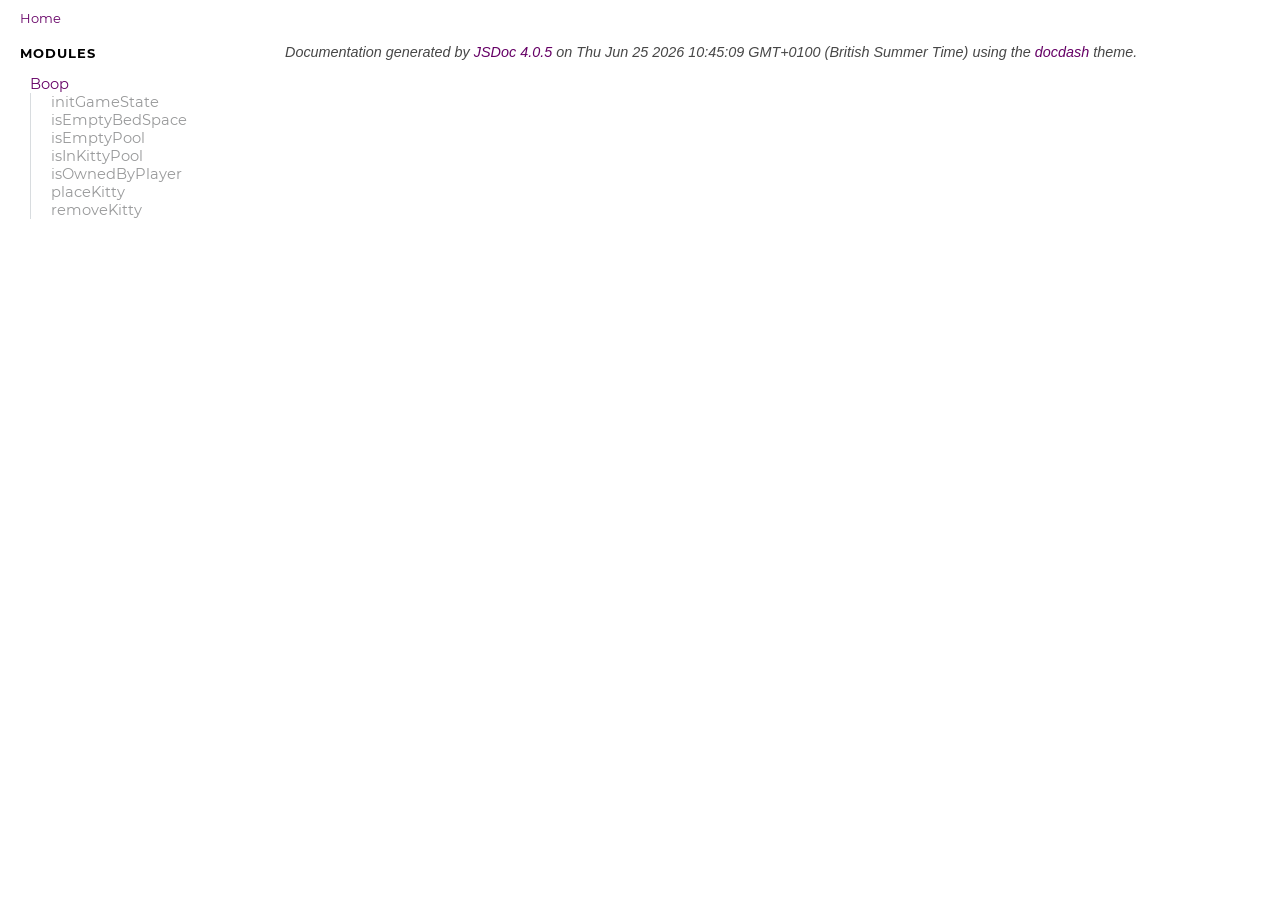
<file: docs/index.html>
<!DOCTYPE html>
<html lang="en">
<head>
    
    <meta charset="utf-8">
    <title>Home - Documentation</title>
    
    
    <script src="scripts/prettify/prettify.js"></script>
    <script src="scripts/prettify/lang-css.js"></script>
    <!--[if lt IE 9]>
      <script src="//html5shiv.googlecode.com/svn/trunk/html5.js"></script>
    <![endif]-->
    <link type="text/css" rel="stylesheet" href="styles/prettify.css">
    <link type="text/css" rel="stylesheet" href="styles/jsdoc.css">
    <script src="scripts/nav.js" defer></script>
    
    <meta name="viewport" content="width=device-width, initial-scale=1.0">
</head>
<body>

<input type="checkbox" id="nav-trigger" class="nav-trigger" />
<label for="nav-trigger" class="navicon-button x">
  <div class="navicon"></div>
</label>

<label for="nav-trigger" class="overlay"></label>

<nav >
    
    
    <h2><a href="index.html">Home</a></h2><h3>Modules</h3><ul><li><a href="module-Boop.html">Boop</a><ul class='methods'><li data-type='method'><a href="module-Boop.html#.initGameState">initGameState</a></li><li data-type='method'><a href="module-Boop.html#.isEmptyBedSpace">isEmptyBedSpace</a></li><li data-type='method'><a href="module-Boop.html#.isEmptyPool">isEmptyPool</a></li><li data-type='method'><a href="module-Boop.html#.isInKittyPool">isInKittyPool</a></li><li data-type='method'><a href="module-Boop.html#.isOwnedByPlayer">isOwnedByPlayer</a></li><li data-type='method'><a href="module-Boop.html#.placeKitty">placeKitty</a></li><li data-type='method'><a href="module-Boop.html#.removeKitty">removeKitty</a></li></ul></li><li></li></ul>
    
</nav>

<div id="main">
    

    



    


    <section class="package">
        <h3> </h3>		
    </section>









    








    
    
</div>

<br class="clear">

<footer>
    Documentation generated by <a href="https://github.com/jsdoc3/jsdoc">JSDoc 4.0.5</a> on Thu Jun 25 2026 10:45:09 GMT+0100 (British Summer Time) using the <a href="https://github.com/clenemt/docdash">docdash</a> theme.
</footer>

<script>prettyPrint();</script>
<script src="scripts/polyfill.js"></script>
<script src="scripts/linenumber.js"></script>



    <link type="text/css" rel="stylesheet" href="custom.css">
    
</body>
</html>
</file>
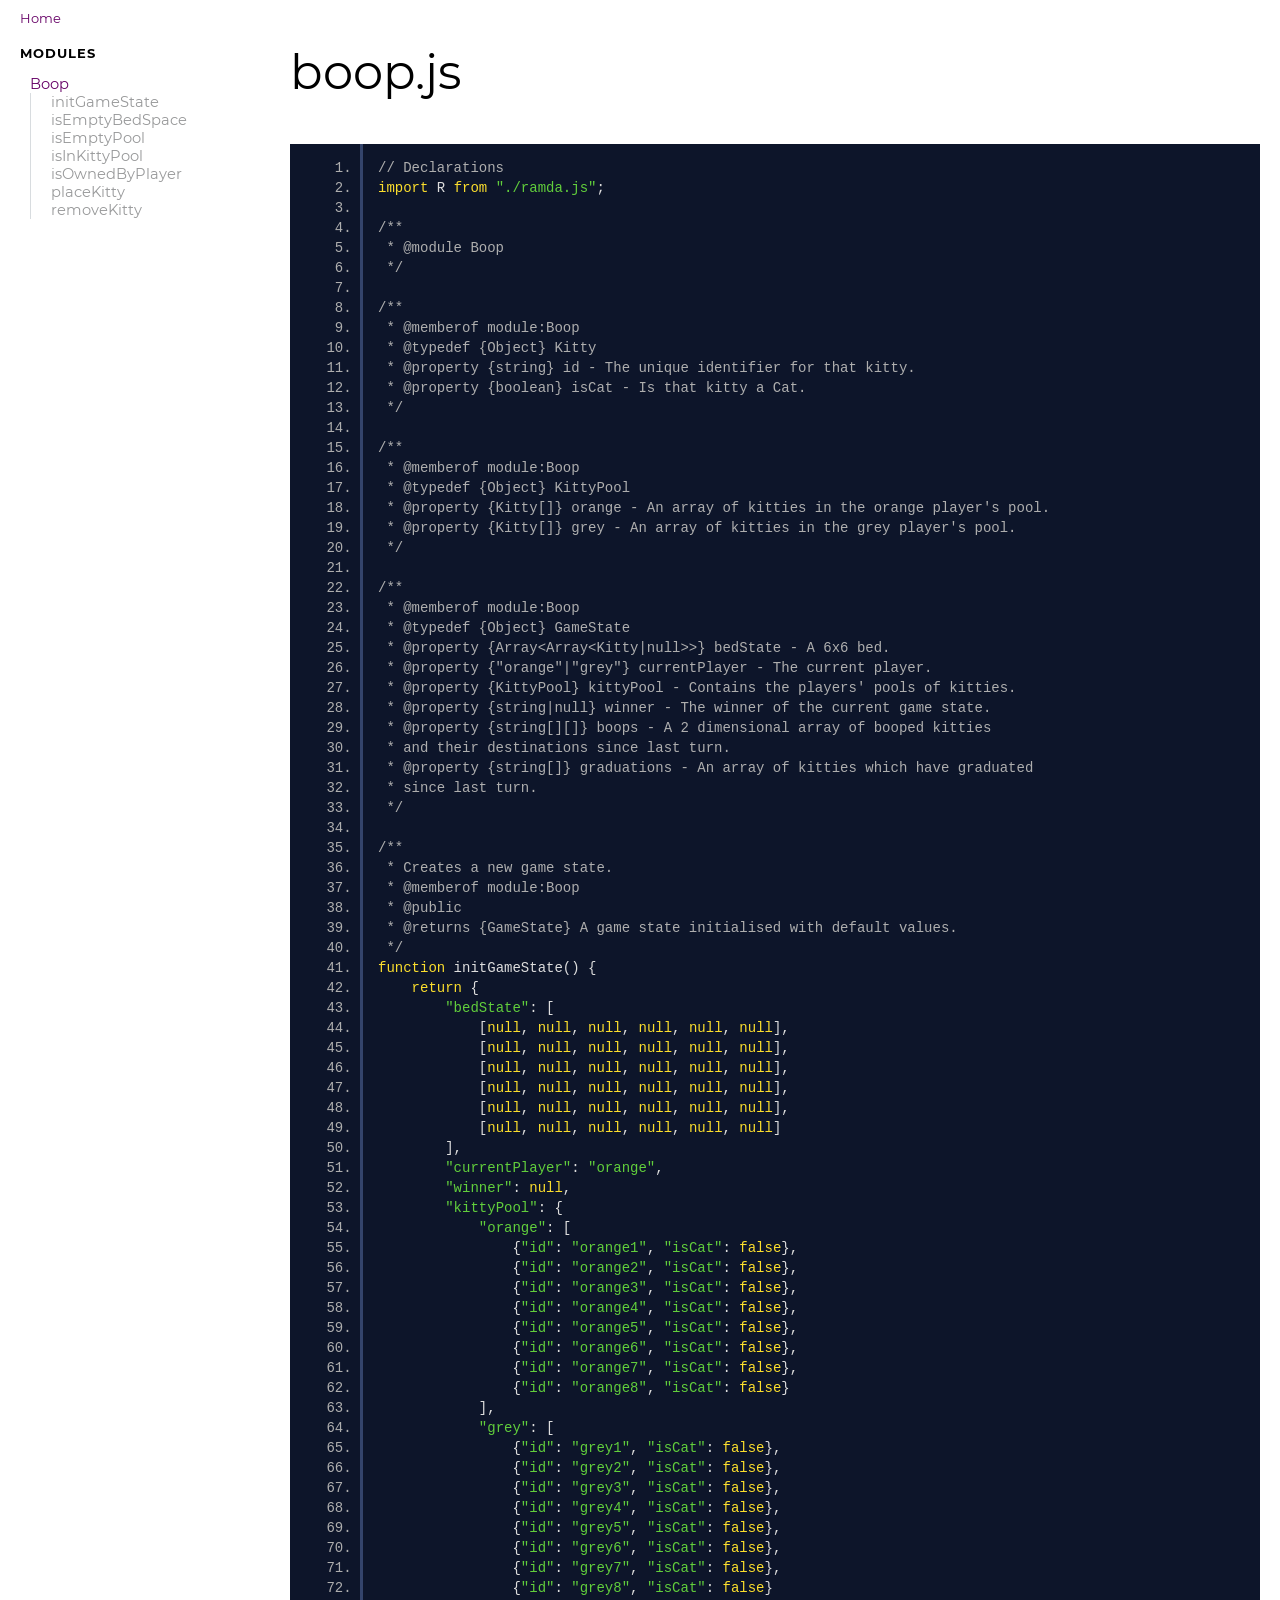
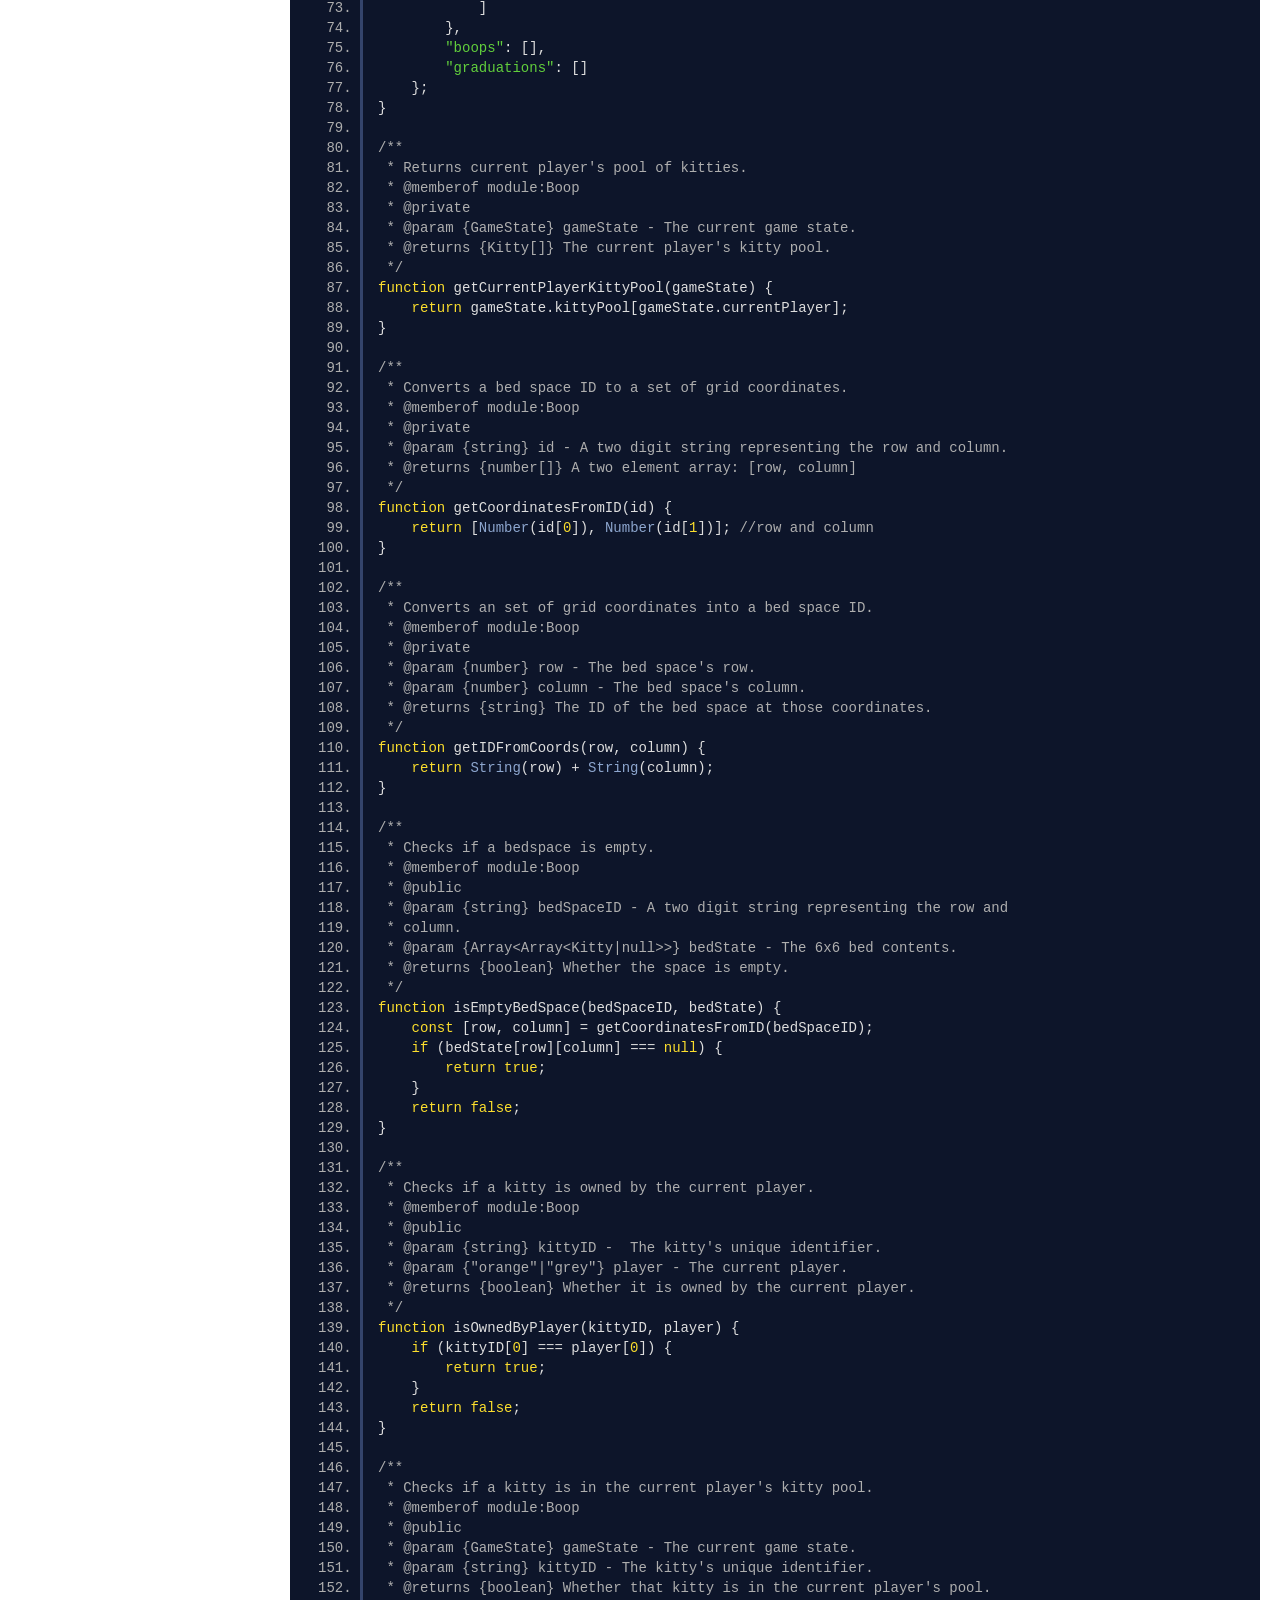
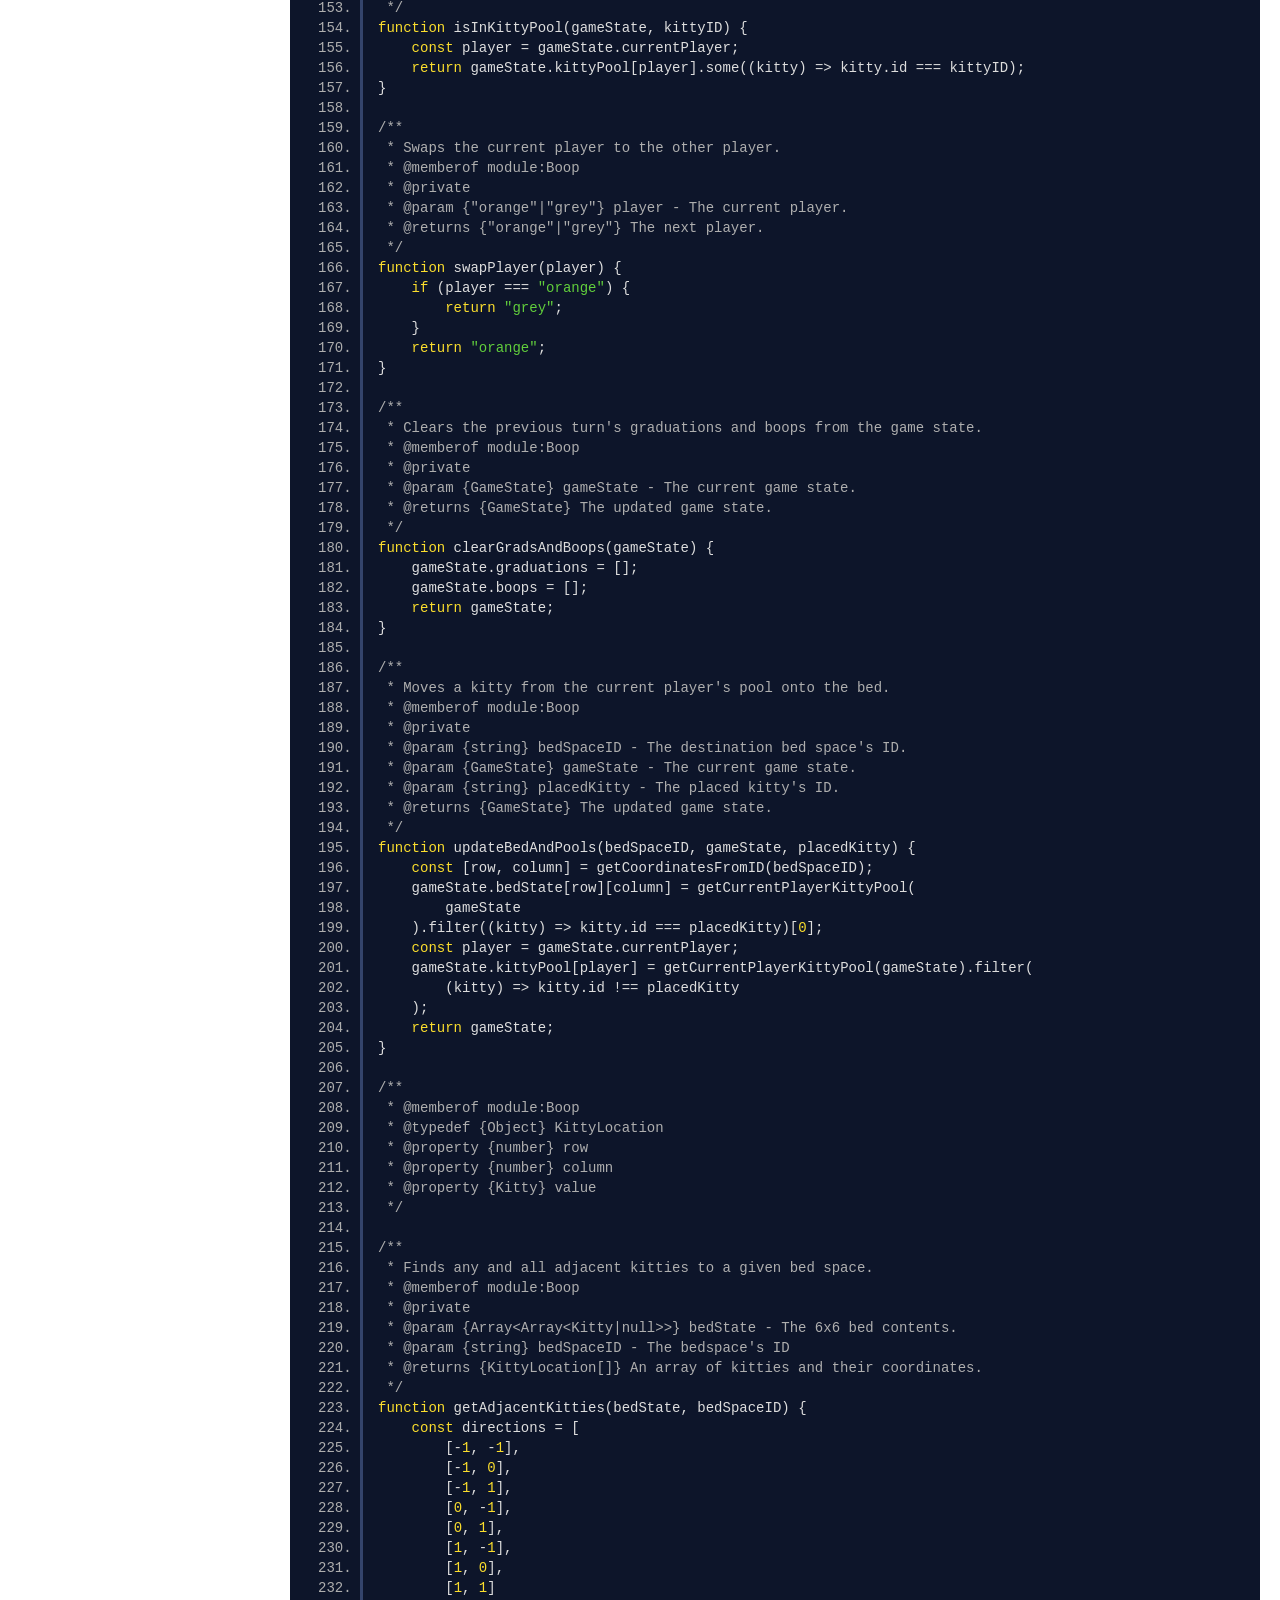
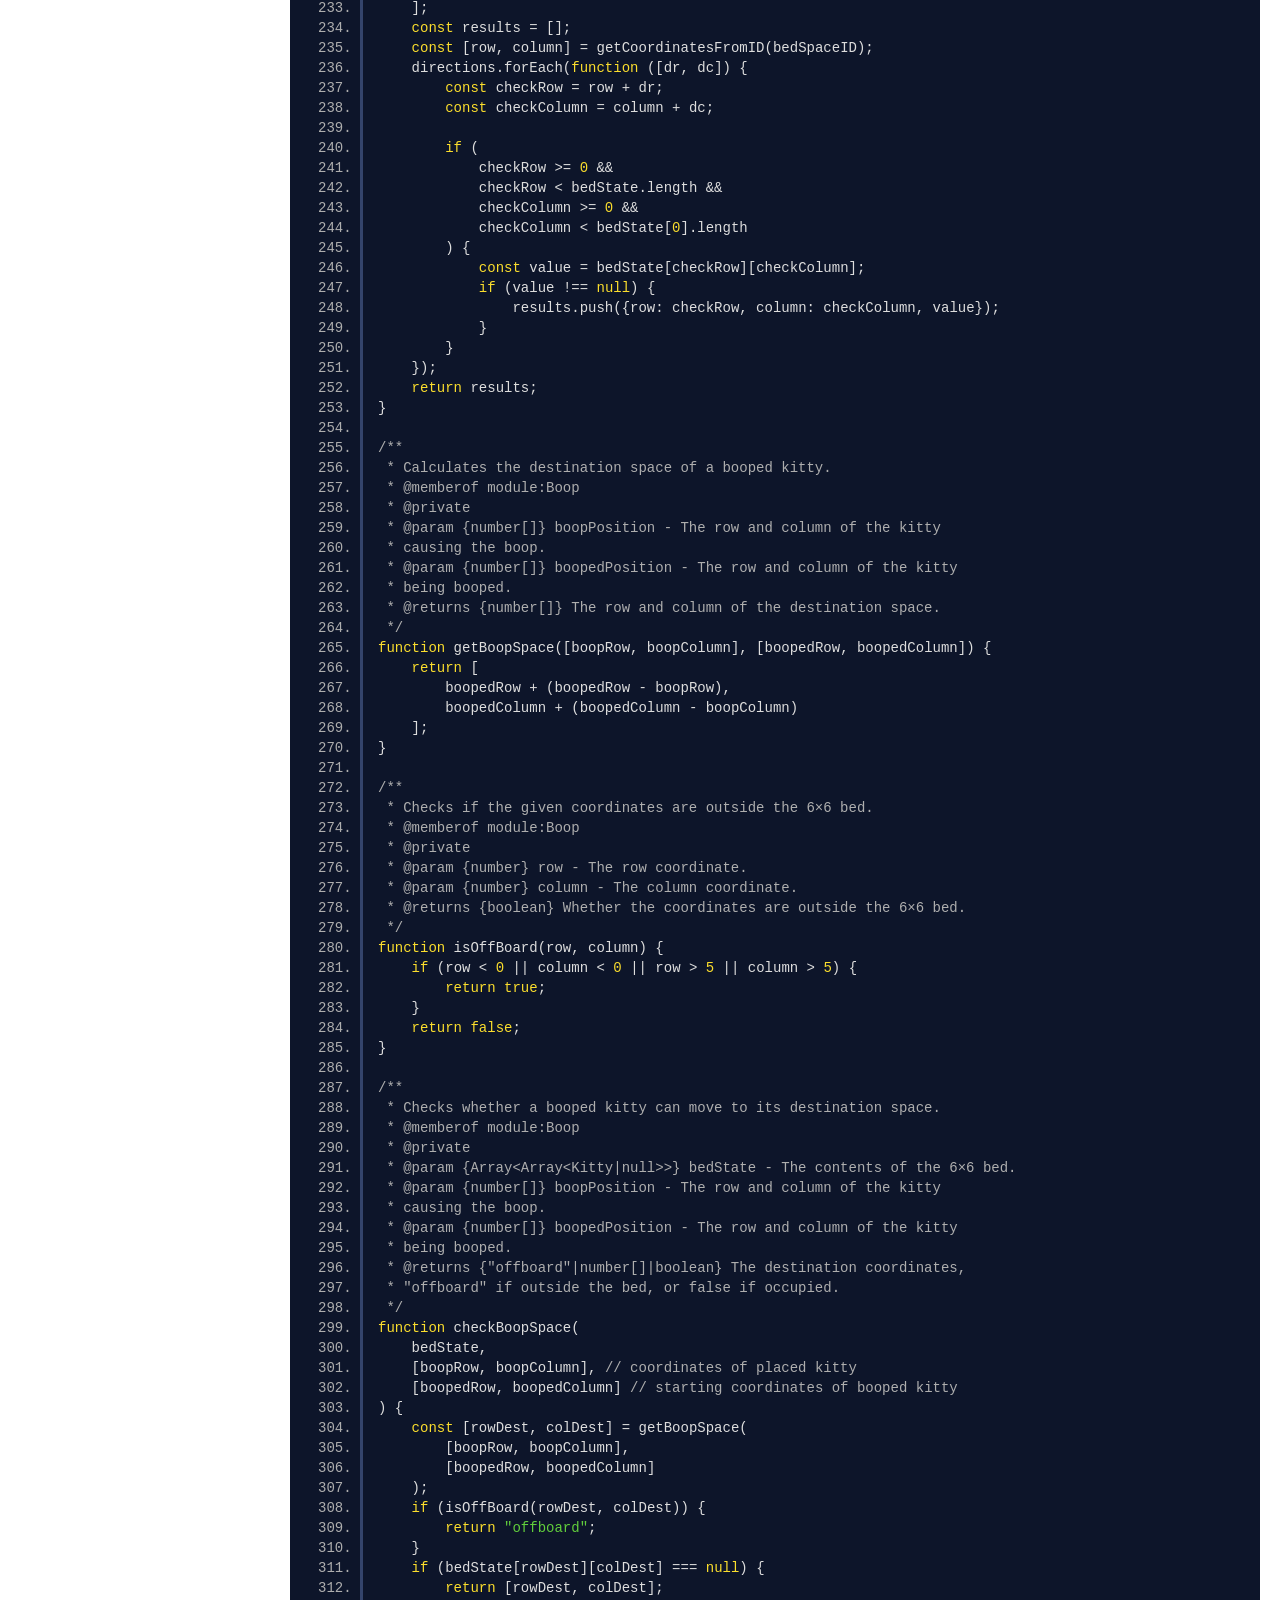
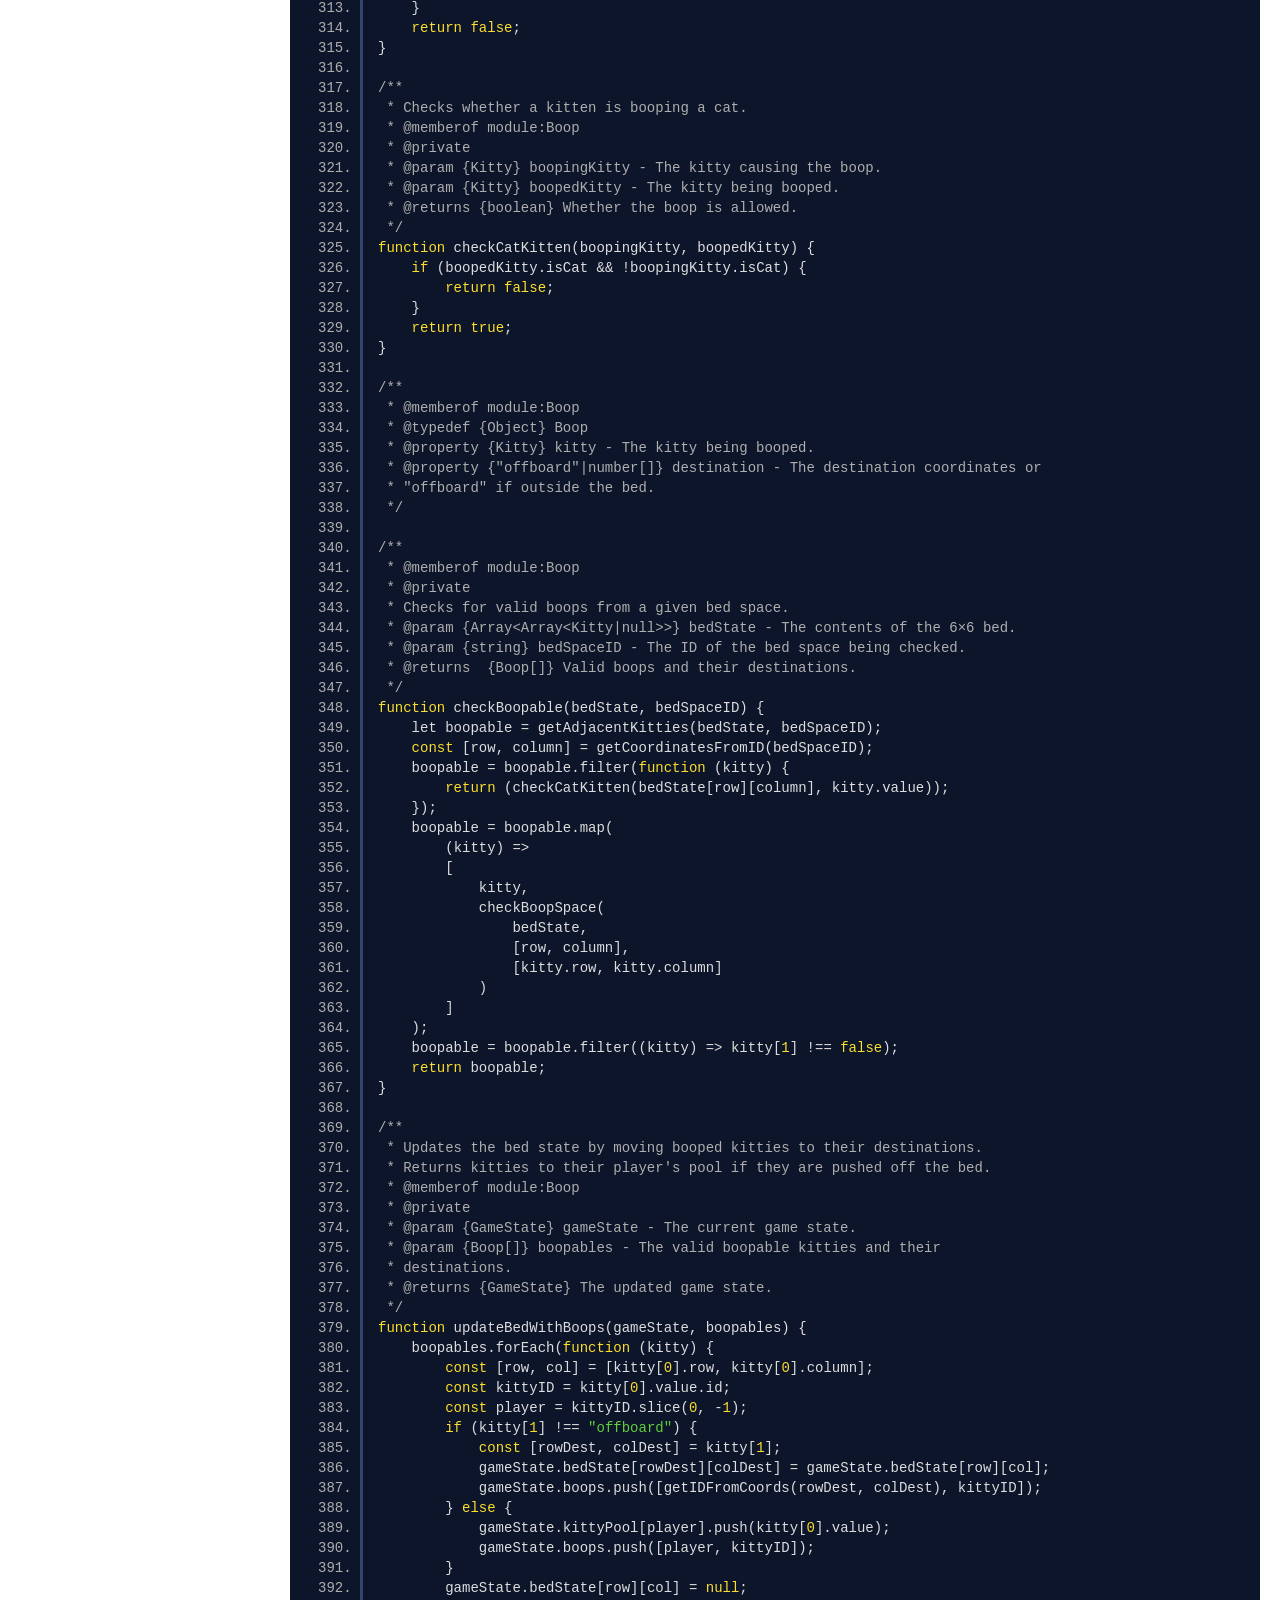
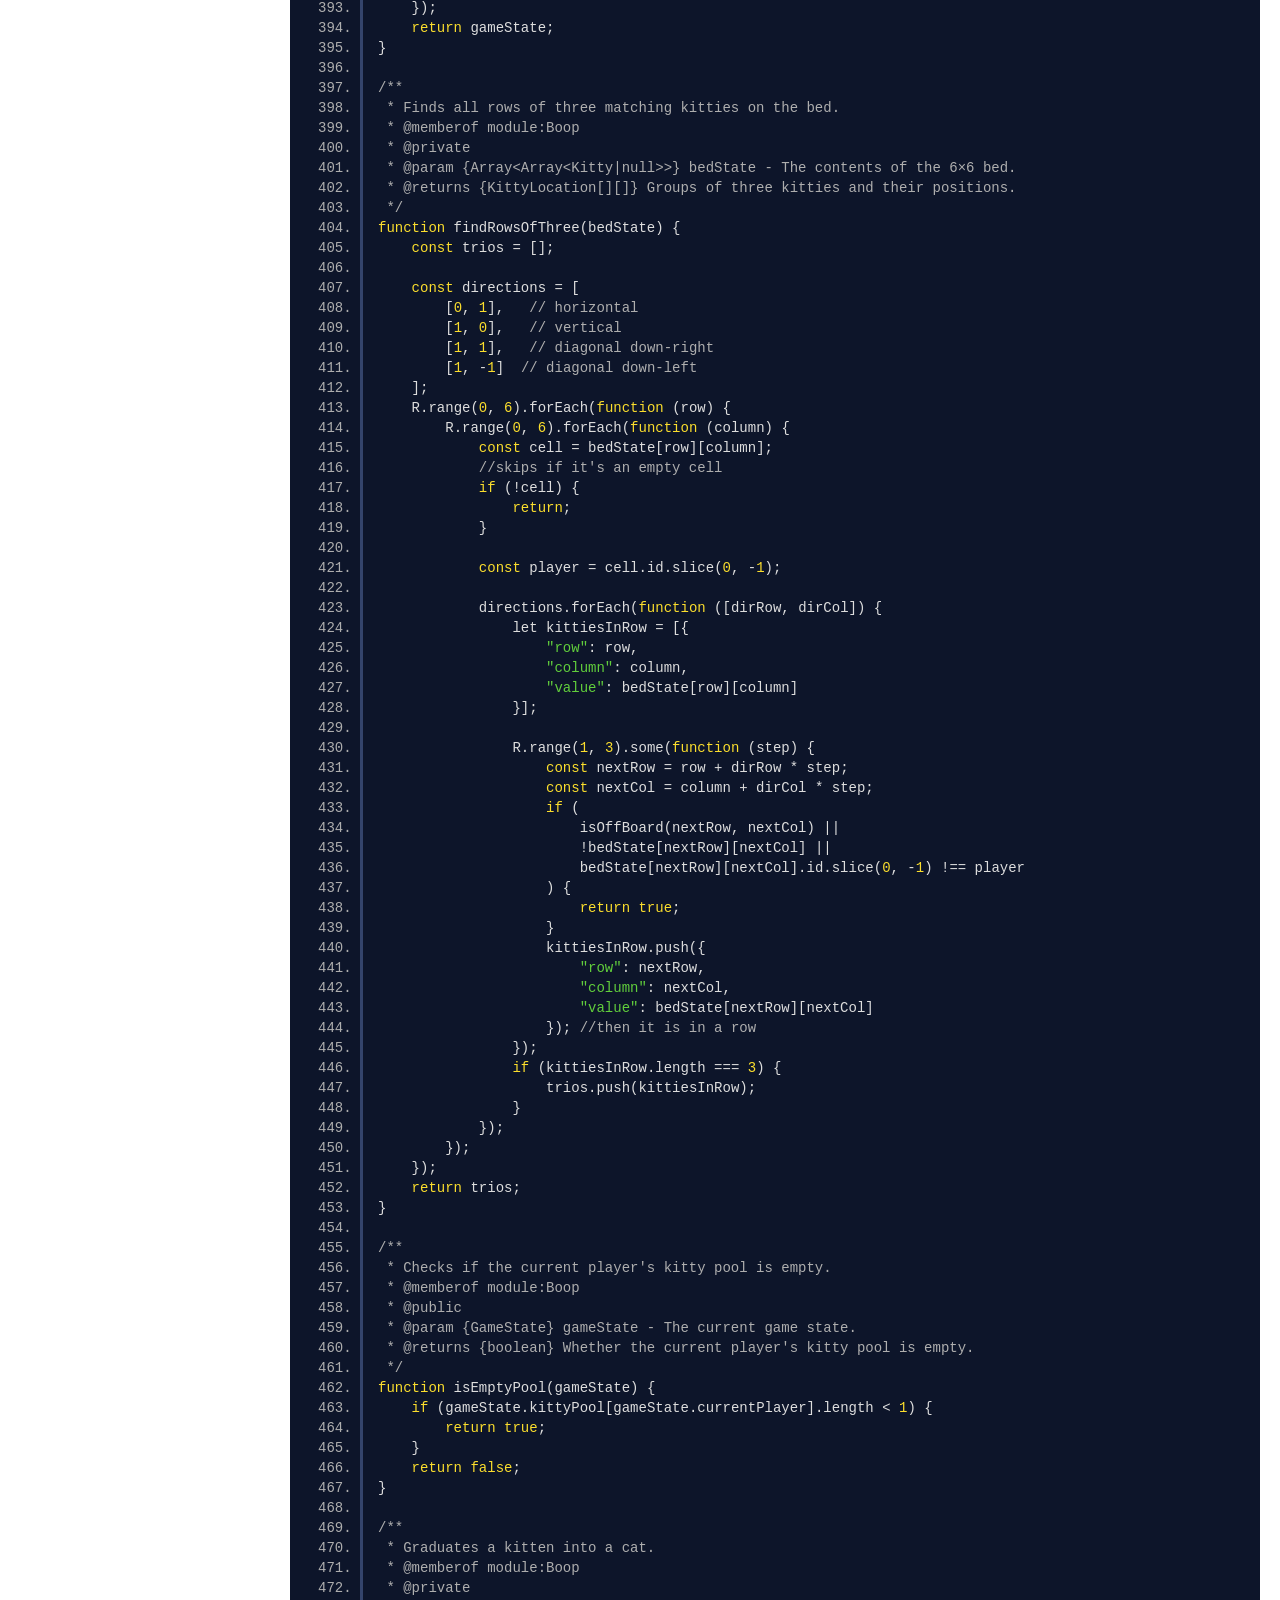
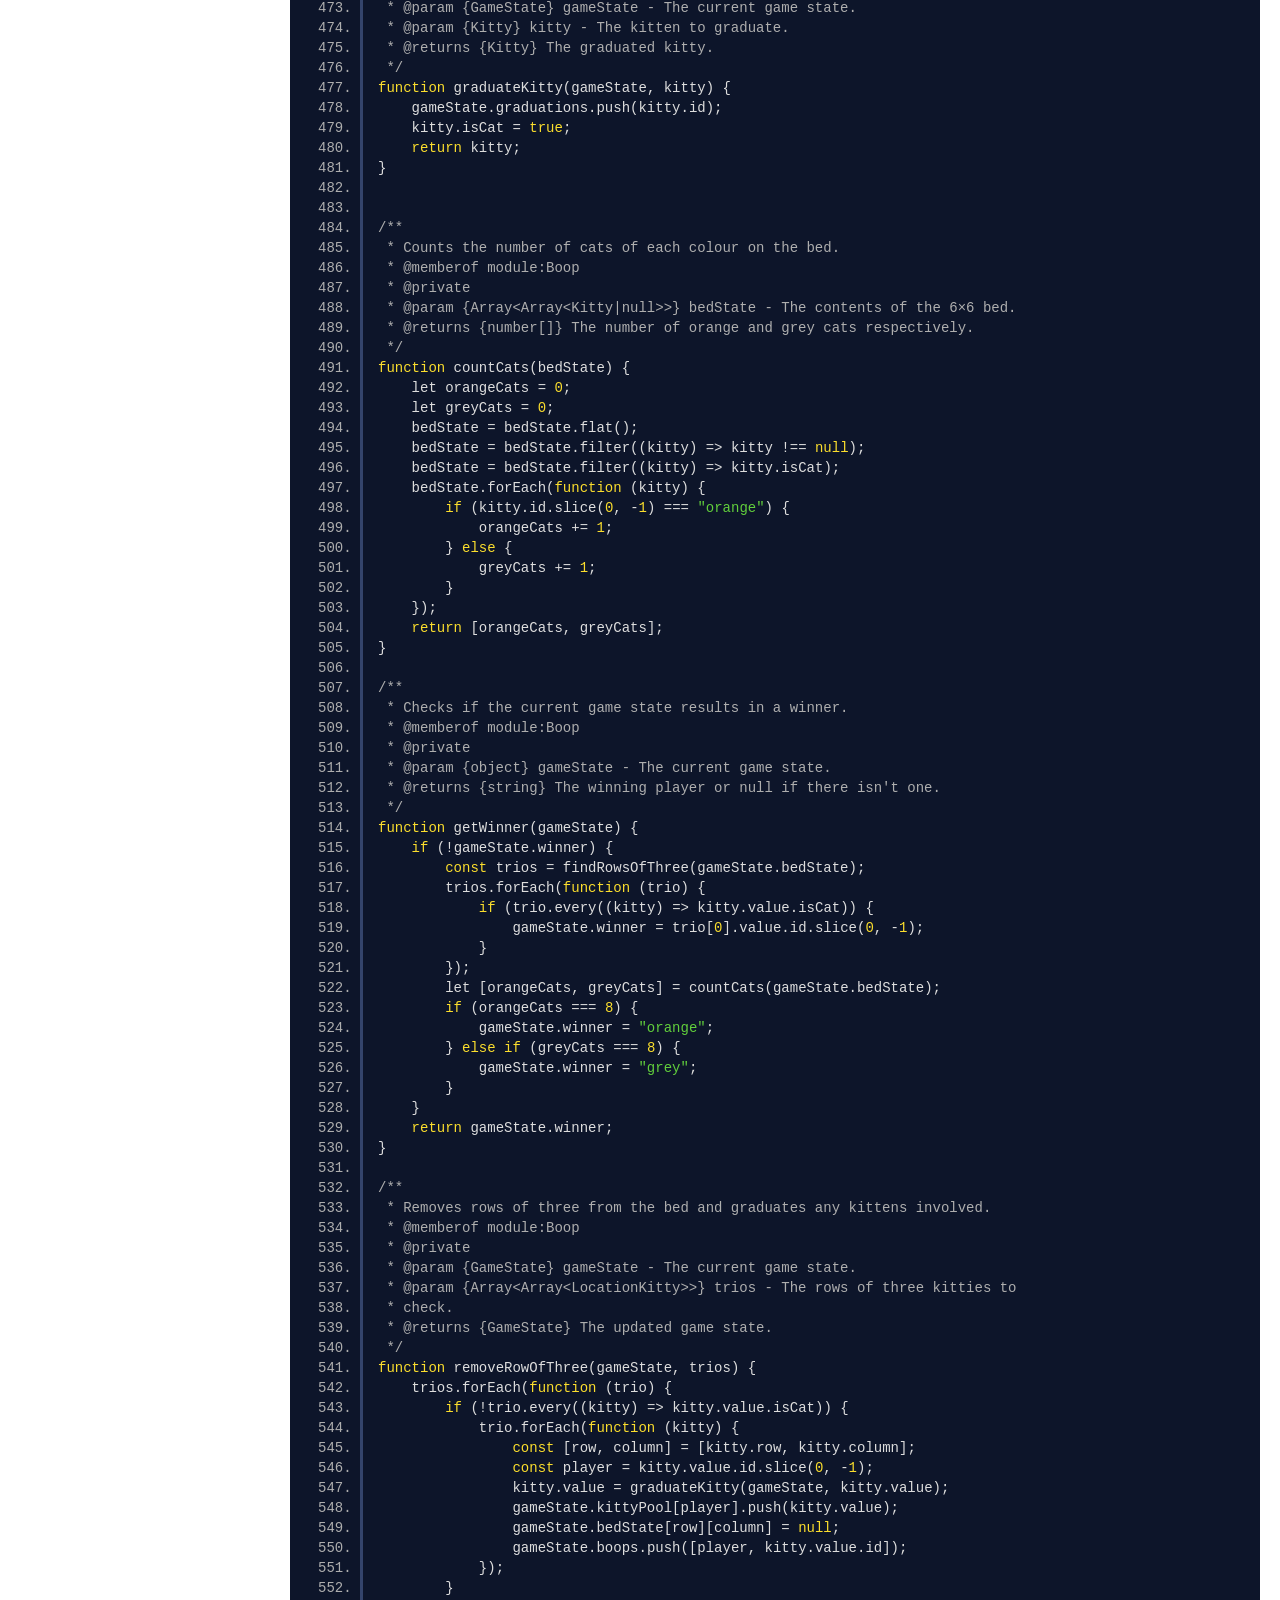
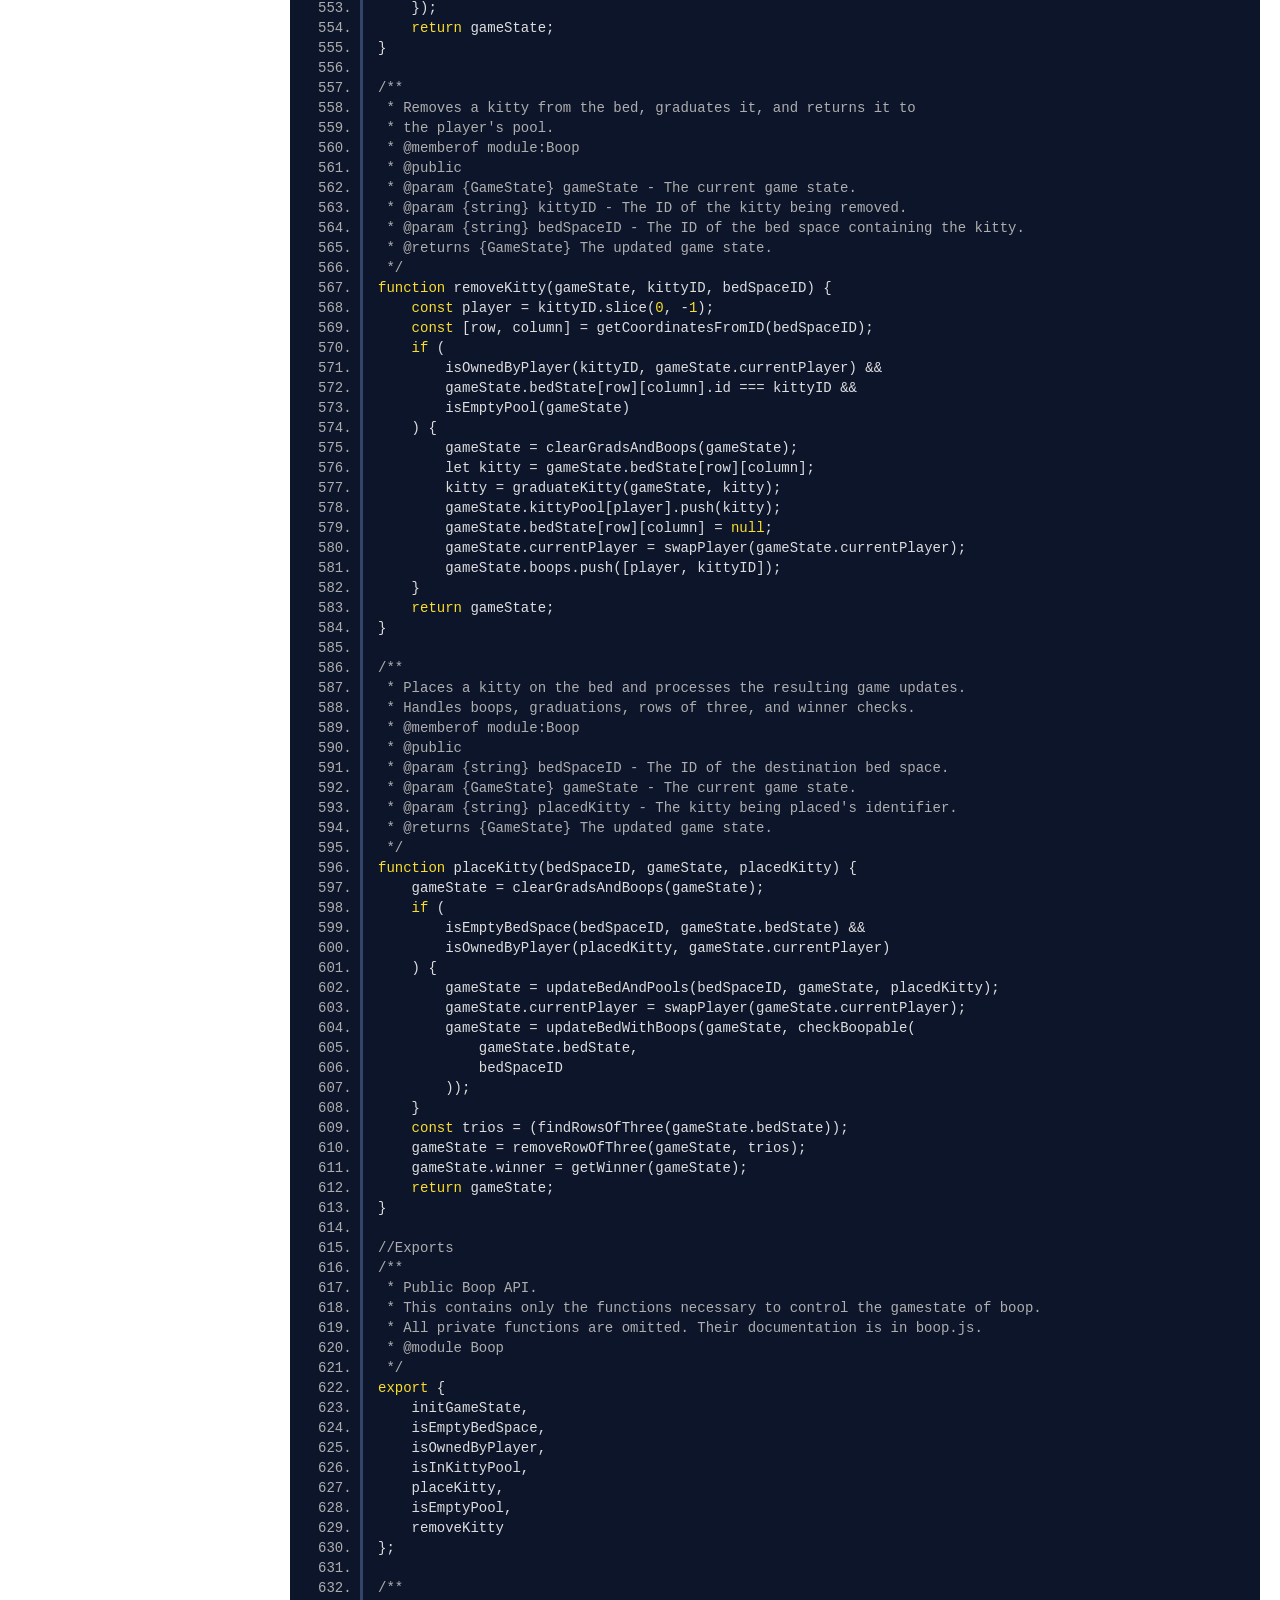
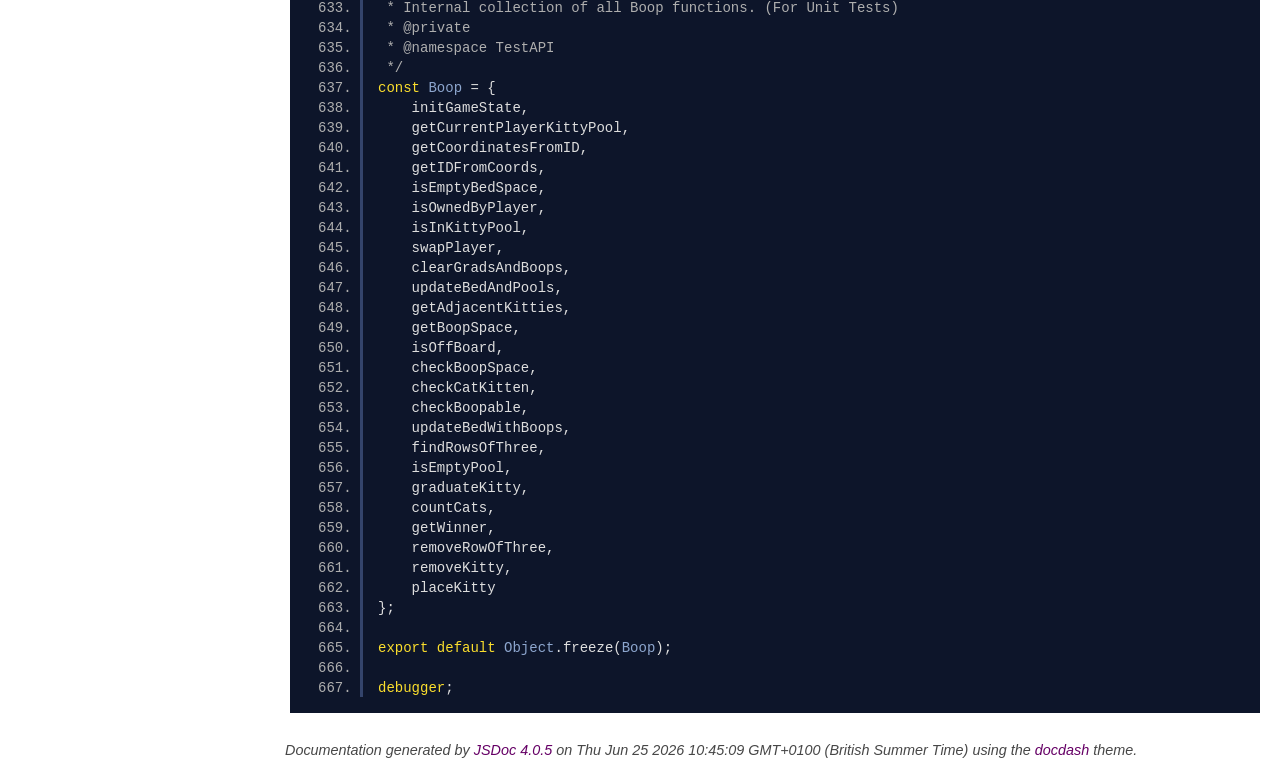
<file: docs/boop.js.html>
<!DOCTYPE html>
<html lang="en">
<head>
    
    <meta charset="utf-8">
    <title>boop.js - Documentation</title>
    
    
    <script src="scripts/prettify/prettify.js"></script>
    <script src="scripts/prettify/lang-css.js"></script>
    <!--[if lt IE 9]>
      <script src="//html5shiv.googlecode.com/svn/trunk/html5.js"></script>
    <![endif]-->
    <link type="text/css" rel="stylesheet" href="styles/prettify.css">
    <link type="text/css" rel="stylesheet" href="styles/jsdoc.css">
    <script src="scripts/nav.js" defer></script>
    
    <meta name="viewport" content="width=device-width, initial-scale=1.0">
</head>
<body>

<input type="checkbox" id="nav-trigger" class="nav-trigger" />
<label for="nav-trigger" class="navicon-button x">
  <div class="navicon"></div>
</label>

<label for="nav-trigger" class="overlay"></label>

<nav >
    
    
    <h2><a href="index.html">Home</a></h2><h3>Modules</h3><ul><li><a href="module-Boop.html">Boop</a><ul class='methods'><li data-type='method'><a href="module-Boop.html#.initGameState">initGameState</a></li><li data-type='method'><a href="module-Boop.html#.isEmptyBedSpace">isEmptyBedSpace</a></li><li data-type='method'><a href="module-Boop.html#.isEmptyPool">isEmptyPool</a></li><li data-type='method'><a href="module-Boop.html#.isInKittyPool">isInKittyPool</a></li><li data-type='method'><a href="module-Boop.html#.isOwnedByPlayer">isOwnedByPlayer</a></li><li data-type='method'><a href="module-Boop.html#.placeKitty">placeKitty</a></li><li data-type='method'><a href="module-Boop.html#.removeKitty">removeKitty</a></li></ul></li><li></li></ul>
    
</nav>

<div id="main">
    
    <h1 class="page-title">boop.js</h1>
    

    



    
    <section>
        <article>
            <pre class="prettyprint source linenums"><code>// Declarations
import R from "./ramda.js";

/**
 * @module Boop
 */

/**
 * @memberof module:Boop
 * @typedef {Object} Kitty
 * @property {string} id - The unique identifier for that kitty.
 * @property {boolean} isCat - Is that kitty a Cat.
 */

/**
 * @memberof module:Boop
 * @typedef {Object} KittyPool
 * @property {Kitty[]} orange - An array of kitties in the orange player's pool.
 * @property {Kitty[]} grey - An array of kitties in the grey player's pool.
 */

/**
 * @memberof module:Boop
 * @typedef {Object} GameState
 * @property {Array&lt;Array&lt;Kitty|null>>} bedState - A 6x6 bed.
 * @property {"orange"|"grey"} currentPlayer - The current player.
 * @property {KittyPool} kittyPool - Contains the players' pools of kitties.
 * @property {string|null} winner - The winner of the current game state.
 * @property {string[][]} boops - A 2 dimensional array of booped kitties
 * and their destinations since last turn.
 * @property {string[]} graduations - An array of kitties which have graduated
 * since last turn.
 */

/**
 * Creates a new game state.
 * @memberof module:Boop
 * @public
 * @returns {GameState} A game state initialised with default values.
 */
function initGameState() {
    return {
        "bedState": [
            [null, null, null, null, null, null],
            [null, null, null, null, null, null],
            [null, null, null, null, null, null],
            [null, null, null, null, null, null],
            [null, null, null, null, null, null],
            [null, null, null, null, null, null]
        ],
        "currentPlayer": "orange",
        "winner": null,
        "kittyPool": {
            "orange": [
                {"id": "orange1", "isCat": false},
                {"id": "orange2", "isCat": false},
                {"id": "orange3", "isCat": false},
                {"id": "orange4", "isCat": false},
                {"id": "orange5", "isCat": false},
                {"id": "orange6", "isCat": false},
                {"id": "orange7", "isCat": false},
                {"id": "orange8", "isCat": false}
            ],
            "grey": [
                {"id": "grey1", "isCat": false},
                {"id": "grey2", "isCat": false},
                {"id": "grey3", "isCat": false},
                {"id": "grey4", "isCat": false},
                {"id": "grey5", "isCat": false},
                {"id": "grey6", "isCat": false},
                {"id": "grey7", "isCat": false},
                {"id": "grey8", "isCat": false}
            ]
        },
        "boops": [],
        "graduations": []
    };
}

/**
 * Returns current player's pool of kitties.
 * @memberof module:Boop
 * @private
 * @param {GameState} gameState - The current game state.
 * @returns {Kitty[]} The current player's kitty pool.
 */
function getCurrentPlayerKittyPool(gameState) {
    return gameState.kittyPool[gameState.currentPlayer];
}

/**
 * Converts a bed space ID to a set of grid coordinates.
 * @memberof module:Boop
 * @private
 * @param {string} id - A two digit string representing the row and column.
 * @returns {number[]} A two element array: [row, column]
 */
function getCoordinatesFromID(id) {
    return [Number(id[0]), Number(id[1])]; //row and column
}

/**
 * Converts an set of grid coordinates into a bed space ID.
 * @memberof module:Boop
 * @private
 * @param {number} row - The bed space's row.
 * @param {number} column - The bed space's column.
 * @returns {string} The ID of the bed space at those coordinates.
 */
function getIDFromCoords(row, column) {
    return String(row) + String(column);
}

/**
 * Checks if a bedspace is empty.
 * @memberof module:Boop
 * @public
 * @param {string} bedSpaceID - A two digit string representing the row and
 * column.
 * @param {Array&lt;Array&lt;Kitty|null>>} bedState - The 6x6 bed contents.
 * @returns {boolean} Whether the space is empty.
 */
function isEmptyBedSpace(bedSpaceID, bedState) {
    const [row, column] = getCoordinatesFromID(bedSpaceID);
    if (bedState[row][column] === null) {
        return true;
    }
    return false;
}

/**
 * Checks if a kitty is owned by the current player.
 * @memberof module:Boop
 * @public
 * @param {string} kittyID -  The kitty's unique identifier.
 * @param {"orange"|"grey"} player - The current player.
 * @returns {boolean} Whether it is owned by the current player.
 */
function isOwnedByPlayer(kittyID, player) {
    if (kittyID[0] === player[0]) {
        return true;
    }
    return false;
}

/**
 * Checks if a kitty is in the current player's kitty pool.
 * @memberof module:Boop
 * @public
 * @param {GameState} gameState - The current game state.
 * @param {string} kittyID - The kitty's unique identifier.
 * @returns {boolean} Whether that kitty is in the current player's pool.
 */
function isInKittyPool(gameState, kittyID) {
    const player = gameState.currentPlayer;
    return gameState.kittyPool[player].some((kitty) => kitty.id === kittyID);
}

/**
 * Swaps the current player to the other player.
 * @memberof module:Boop
 * @private
 * @param {"orange"|"grey"} player - The current player.
 * @returns {"orange"|"grey"} The next player.
 */
function swapPlayer(player) {
    if (player === "orange") {
        return "grey";
    }
    return "orange";
}

/**
 * Clears the previous turn's graduations and boops from the game state.
 * @memberof module:Boop
 * @private
 * @param {GameState} gameState - The current game state.
 * @returns {GameState} The updated game state.
 */
function clearGradsAndBoops(gameState) {
    gameState.graduations = [];
    gameState.boops = [];
    return gameState;
}

/**
 * Moves a kitty from the current player's pool onto the bed.
 * @memberof module:Boop
 * @private
 * @param {string} bedSpaceID - The destination bed space's ID.
 * @param {GameState} gameState - The current game state.
 * @param {string} placedKitty - The placed kitty's ID.
 * @returns {GameState} The updated game state.
 */
function updateBedAndPools(bedSpaceID, gameState, placedKitty) {
    const [row, column] = getCoordinatesFromID(bedSpaceID);
    gameState.bedState[row][column] = getCurrentPlayerKittyPool(
        gameState
    ).filter((kitty) => kitty.id === placedKitty)[0];
    const player = gameState.currentPlayer;
    gameState.kittyPool[player] = getCurrentPlayerKittyPool(gameState).filter(
        (kitty) => kitty.id !== placedKitty
    );
    return gameState;
}

/**
 * @memberof module:Boop
 * @typedef {Object} KittyLocation
 * @property {number} row
 * @property {number} column
 * @property {Kitty} value
 */

/**
 * Finds any and all adjacent kitties to a given bed space.
 * @memberof module:Boop
 * @private
 * @param {Array&lt;Array&lt;Kitty|null>>} bedState - The 6x6 bed contents.
 * @param {string} bedSpaceID - The bedspace's ID
 * @returns {KittyLocation[]} An array of kitties and their coordinates.
 */
function getAdjacentKitties(bedState, bedSpaceID) {
    const directions = [
        [-1, -1],
        [-1, 0],
        [-1, 1],
        [0, -1],
        [0, 1],
        [1, -1],
        [1, 0],
        [1, 1]
    ];
    const results = [];
    const [row, column] = getCoordinatesFromID(bedSpaceID);
    directions.forEach(function ([dr, dc]) {
        const checkRow = row + dr;
        const checkColumn = column + dc;

        if (
            checkRow >= 0 &amp;&amp;
            checkRow &lt; bedState.length &amp;&amp;
            checkColumn >= 0 &amp;&amp;
            checkColumn &lt; bedState[0].length
        ) {
            const value = bedState[checkRow][checkColumn];
            if (value !== null) {
                results.push({row: checkRow, column: checkColumn, value});
            }
        }
    });
    return results;
}

/**
 * Calculates the destination space of a booped kitty.
 * @memberof module:Boop
 * @private
 * @param {number[]} boopPosition - The row and column of the kitty
 * causing the boop.
 * @param {number[]} boopedPosition - The row and column of the kitty
 * being booped.
 * @returns {number[]} The row and column of the destination space.
 */
function getBoopSpace([boopRow, boopColumn], [boopedRow, boopedColumn]) {
    return [
        boopedRow + (boopedRow - boopRow),
        boopedColumn + (boopedColumn - boopColumn)
    ];
}

/**
 * Checks if the given coordinates are outside the 6×6 bed.
 * @memberof module:Boop
 * @private
 * @param {number} row - The row coordinate.
 * @param {number} column - The column coordinate.
 * @returns {boolean} Whether the coordinates are outside the 6×6 bed.
 */
function isOffBoard(row, column) {
    if (row &lt; 0 || column &lt; 0 || row > 5 || column > 5) {
        return true;
    }
    return false;
}

/**
 * Checks whether a booped kitty can move to its destination space.
 * @memberof module:Boop
 * @private
 * @param {Array&lt;Array&lt;Kitty|null>>} bedState - The contents of the 6×6 bed.
 * @param {number[]} boopPosition - The row and column of the kitty
 * causing the boop.
 * @param {number[]} boopedPosition - The row and column of the kitty
 * being booped.
 * @returns {"offboard"|number[]|boolean} The destination coordinates,
 * "offboard" if outside the bed, or false if occupied.
 */
function checkBoopSpace(
    bedState,
    [boopRow, boopColumn], // coordinates of placed kitty
    [boopedRow, boopedColumn] // starting coordinates of booped kitty
) {
    const [rowDest, colDest] = getBoopSpace(
        [boopRow, boopColumn],
        [boopedRow, boopedColumn]
    );
    if (isOffBoard(rowDest, colDest)) {
        return "offboard";
    }
    if (bedState[rowDest][colDest] === null) {
        return [rowDest, colDest];
    }
    return false;
}

/**
 * Checks whether a kitten is booping a cat.
 * @memberof module:Boop
 * @private
 * @param {Kitty} boopingKitty - The kitty causing the boop.
 * @param {Kitty} boopedKitty - The kitty being booped.
 * @returns {boolean} Whether the boop is allowed.
 */
function checkCatKitten(boopingKitty, boopedKitty) {
    if (boopedKitty.isCat &amp;&amp; !boopingKitty.isCat) {
        return false;
    }
    return true;
}

/**
 * @memberof module:Boop
 * @typedef {Object} Boop
 * @property {Kitty} kitty - The kitty being booped.
 * @property {"offboard"|number[]} destination - The destination coordinates or
 * "offboard" if outside the bed.
 */

/**
 * @memberof module:Boop
 * @private
 * Checks for valid boops from a given bed space.
 * @param {Array&lt;Array&lt;Kitty|null>>} bedState - The contents of the 6×6 bed.
 * @param {string} bedSpaceID - The ID of the bed space being checked.
 * @returns  {Boop[]} Valid boops and their destinations.
 */
function checkBoopable(bedState, bedSpaceID) {
    let boopable = getAdjacentKitties(bedState, bedSpaceID);
    const [row, column] = getCoordinatesFromID(bedSpaceID);
    boopable = boopable.filter(function (kitty) {
        return (checkCatKitten(bedState[row][column], kitty.value));
    });
    boopable = boopable.map(
        (kitty) =>
        [
            kitty,
            checkBoopSpace(
                bedState,
                [row, column],
                [kitty.row, kitty.column]
            )
        ]
    );
    boopable = boopable.filter((kitty) => kitty[1] !== false);
    return boopable;
}

/**
 * Updates the bed state by moving booped kitties to their destinations.
 * Returns kitties to their player's pool if they are pushed off the bed.
 * @memberof module:Boop
 * @private
 * @param {GameState} gameState - The current game state.
 * @param {Boop[]} boopables - The valid boopable kitties and their
 * destinations.
 * @returns {GameState} The updated game state.
 */
function updateBedWithBoops(gameState, boopables) {
    boopables.forEach(function (kitty) {
        const [row, col] = [kitty[0].row, kitty[0].column];
        const kittyID = kitty[0].value.id;
        const player = kittyID.slice(0, -1);
        if (kitty[1] !== "offboard") {
            const [rowDest, colDest] = kitty[1];
            gameState.bedState[rowDest][colDest] = gameState.bedState[row][col];
            gameState.boops.push([getIDFromCoords(rowDest, colDest), kittyID]);
        } else {
            gameState.kittyPool[player].push(kitty[0].value);
            gameState.boops.push([player, kittyID]);
        }
        gameState.bedState[row][col] = null;
    });
    return gameState;
}

/**
 * Finds all rows of three matching kitties on the bed.
 * @memberof module:Boop
 * @private
 * @param {Array&lt;Array&lt;Kitty|null>>} bedState - The contents of the 6×6 bed.
 * @returns {KittyLocation[][]} Groups of three kitties and their positions.
 */
function findRowsOfThree(bedState) {
    const trios = [];

    const directions = [
        [0, 1],   // horizontal
        [1, 0],   // vertical
        [1, 1],   // diagonal down-right
        [1, -1]  // diagonal down-left
    ];
    R.range(0, 6).forEach(function (row) {
        R.range(0, 6).forEach(function (column) {
            const cell = bedState[row][column];
            //skips if it's an empty cell
            if (!cell) {
                return;
            }

            const player = cell.id.slice(0, -1);

            directions.forEach(function ([dirRow, dirCol]) {
                let kittiesInRow = [{
                    "row": row,
                    "column": column,
                    "value": bedState[row][column]
                }];

                R.range(1, 3).some(function (step) {
                    const nextRow = row + dirRow * step;
                    const nextCol = column + dirCol * step;
                    if (
                        isOffBoard(nextRow, nextCol) ||
                        !bedState[nextRow][nextCol] ||
                        bedState[nextRow][nextCol].id.slice(0, -1) !== player
                    ) {
                        return true;
                    }
                    kittiesInRow.push({
                        "row": nextRow,
                        "column": nextCol,
                        "value": bedState[nextRow][nextCol]
                    }); //then it is in a row
                });
                if (kittiesInRow.length === 3) {
                    trios.push(kittiesInRow);
                }
            });
        });
    });
    return trios;
}

/**
 * Checks if the current player's kitty pool is empty.
 * @memberof module:Boop
 * @public
 * @param {GameState} gameState - The current game state.
 * @returns {boolean} Whether the current player's kitty pool is empty.
 */
function isEmptyPool(gameState) {
    if (gameState.kittyPool[gameState.currentPlayer].length &lt; 1) {
        return true;
    }
    return false;
}

/**
 * Graduates a kitten into a cat.
 * @memberof module:Boop
 * @private
 * @param {GameState} gameState - The current game state.
 * @param {Kitty} kitty - The kitten to graduate.
 * @returns {Kitty} The graduated kitty.
 */
function graduateKitty(gameState, kitty) {
    gameState.graduations.push(kitty.id);
    kitty.isCat = true;
    return kitty;
}


/**
 * Counts the number of cats of each colour on the bed.
 * @memberof module:Boop
 * @private
 * @param {Array&lt;Array&lt;Kitty|null>>} bedState - The contents of the 6×6 bed.
 * @returns {number[]} The number of orange and grey cats respectively.
 */
function countCats(bedState) {
    let orangeCats = 0;
    let greyCats = 0;
    bedState = bedState.flat();
    bedState = bedState.filter((kitty) => kitty !== null);
    bedState = bedState.filter((kitty) => kitty.isCat);
    bedState.forEach(function (kitty) {
        if (kitty.id.slice(0, -1) === "orange") {
            orangeCats += 1;
        } else {
            greyCats += 1;
        }
    });
    return [orangeCats, greyCats];
}

/**
 * Checks if the current game state results in a winner.
 * @memberof module:Boop
 * @private
 * @param {object} gameState - The current game state.
 * @returns {string} The winning player or null if there isn't one.
 */
function getWinner(gameState) {
    if (!gameState.winner) {
        const trios = findRowsOfThree(gameState.bedState);
        trios.forEach(function (trio) {
            if (trio.every((kitty) => kitty.value.isCat)) {
                gameState.winner = trio[0].value.id.slice(0, -1);
            }
        });
        let [orangeCats, greyCats] = countCats(gameState.bedState);
        if (orangeCats === 8) {
            gameState.winner = "orange";
        } else if (greyCats === 8) {
            gameState.winner = "grey";
        }
    }
    return gameState.winner;
}

/**
 * Removes rows of three from the bed and graduates any kittens involved.
 * @memberof module:Boop
 * @private
 * @param {GameState} gameState - The current game state.
 * @param {Array&lt;Array&lt;LocationKitty>>} trios - The rows of three kitties to
 * check.
 * @returns {GameState} The updated game state.
 */
function removeRowOfThree(gameState, trios) {
    trios.forEach(function (trio) {
        if (!trio.every((kitty) => kitty.value.isCat)) {
            trio.forEach(function (kitty) {
                const [row, column] = [kitty.row, kitty.column];
                const player = kitty.value.id.slice(0, -1);
                kitty.value = graduateKitty(gameState, kitty.value);
                gameState.kittyPool[player].push(kitty.value);
                gameState.bedState[row][column] = null;
                gameState.boops.push([player, kitty.value.id]);
            });
        }
    });
    return gameState;
}

/**
 * Removes a kitty from the bed, graduates it, and returns it to
 * the player's pool.
 * @memberof module:Boop
 * @public
 * @param {GameState} gameState - The current game state.
 * @param {string} kittyID - The ID of the kitty being removed.
 * @param {string} bedSpaceID - The ID of the bed space containing the kitty.
 * @returns {GameState} The updated game state.
 */
function removeKitty(gameState, kittyID, bedSpaceID) {
    const player = kittyID.slice(0, -1);
    const [row, column] = getCoordinatesFromID(bedSpaceID);
    if (
        isOwnedByPlayer(kittyID, gameState.currentPlayer) &amp;&amp;
        gameState.bedState[row][column].id === kittyID &amp;&amp;
        isEmptyPool(gameState)
    ) {
        gameState = clearGradsAndBoops(gameState);
        let kitty = gameState.bedState[row][column];
        kitty = graduateKitty(gameState, kitty);
        gameState.kittyPool[player].push(kitty);
        gameState.bedState[row][column] = null;
        gameState.currentPlayer = swapPlayer(gameState.currentPlayer);
        gameState.boops.push([player, kittyID]);
    }
    return gameState;
}

/**
 * Places a kitty on the bed and processes the resulting game updates.
 * Handles boops, graduations, rows of three, and winner checks.
 * @memberof module:Boop
 * @public
 * @param {string} bedSpaceID - The ID of the destination bed space.
 * @param {GameState} gameState - The current game state.
 * @param {string} placedKitty - The kitty being placed's identifier.
 * @returns {GameState} The updated game state.
 */
function placeKitty(bedSpaceID, gameState, placedKitty) {
    gameState = clearGradsAndBoops(gameState);
    if (
        isEmptyBedSpace(bedSpaceID, gameState.bedState) &amp;&amp;
        isOwnedByPlayer(placedKitty, gameState.currentPlayer)
    ) {
        gameState = updateBedAndPools(bedSpaceID, gameState, placedKitty);
        gameState.currentPlayer = swapPlayer(gameState.currentPlayer);
        gameState = updateBedWithBoops(gameState, checkBoopable(
            gameState.bedState,
            bedSpaceID
        ));
    }
    const trios = (findRowsOfThree(gameState.bedState));
    gameState = removeRowOfThree(gameState, trios);
    gameState.winner = getWinner(gameState);
    return gameState;
}

//Exports
/**
 * Public Boop API.
 * This contains only the functions necessary to control the gamestate of boop.
 * All private functions are omitted. Their documentation is in boop.js.
 * @module Boop
 */
export {
    initGameState,
    isEmptyBedSpace,
    isOwnedByPlayer,
    isInKittyPool,
    placeKitty,
    isEmptyPool,
    removeKitty
};

/**
 * Internal collection of all Boop functions. (For Unit Tests)
 * @private
 * @namespace TestAPI
 */
const Boop = {
    initGameState,
    getCurrentPlayerKittyPool,
    getCoordinatesFromID,
    getIDFromCoords,
    isEmptyBedSpace,
    isOwnedByPlayer,
    isInKittyPool,
    swapPlayer,
    clearGradsAndBoops,
    updateBedAndPools,
    getAdjacentKitties,
    getBoopSpace,
    isOffBoard,
    checkBoopSpace,
    checkCatKitten,
    checkBoopable,
    updateBedWithBoops,
    findRowsOfThree,
    isEmptyPool,
    graduateKitty,
    countCats,
    getWinner,
    removeRowOfThree,
    removeKitty,
    placeKitty
};

export default Object.freeze(Boop);

debugger;</code></pre>
        </article>
    </section>




    
    
</div>

<br class="clear">

<footer>
    Documentation generated by <a href="https://github.com/jsdoc3/jsdoc">JSDoc 4.0.5</a> on Thu Jun 25 2026 10:45:09 GMT+0100 (British Summer Time) using the <a href="https://github.com/clenemt/docdash">docdash</a> theme.
</footer>

<script>prettyPrint();</script>
<script src="scripts/polyfill.js"></script>
<script src="scripts/linenumber.js"></script>



    <link type="text/css" rel="stylesheet" href="custom.css">
    
</body>
</html>
</file>
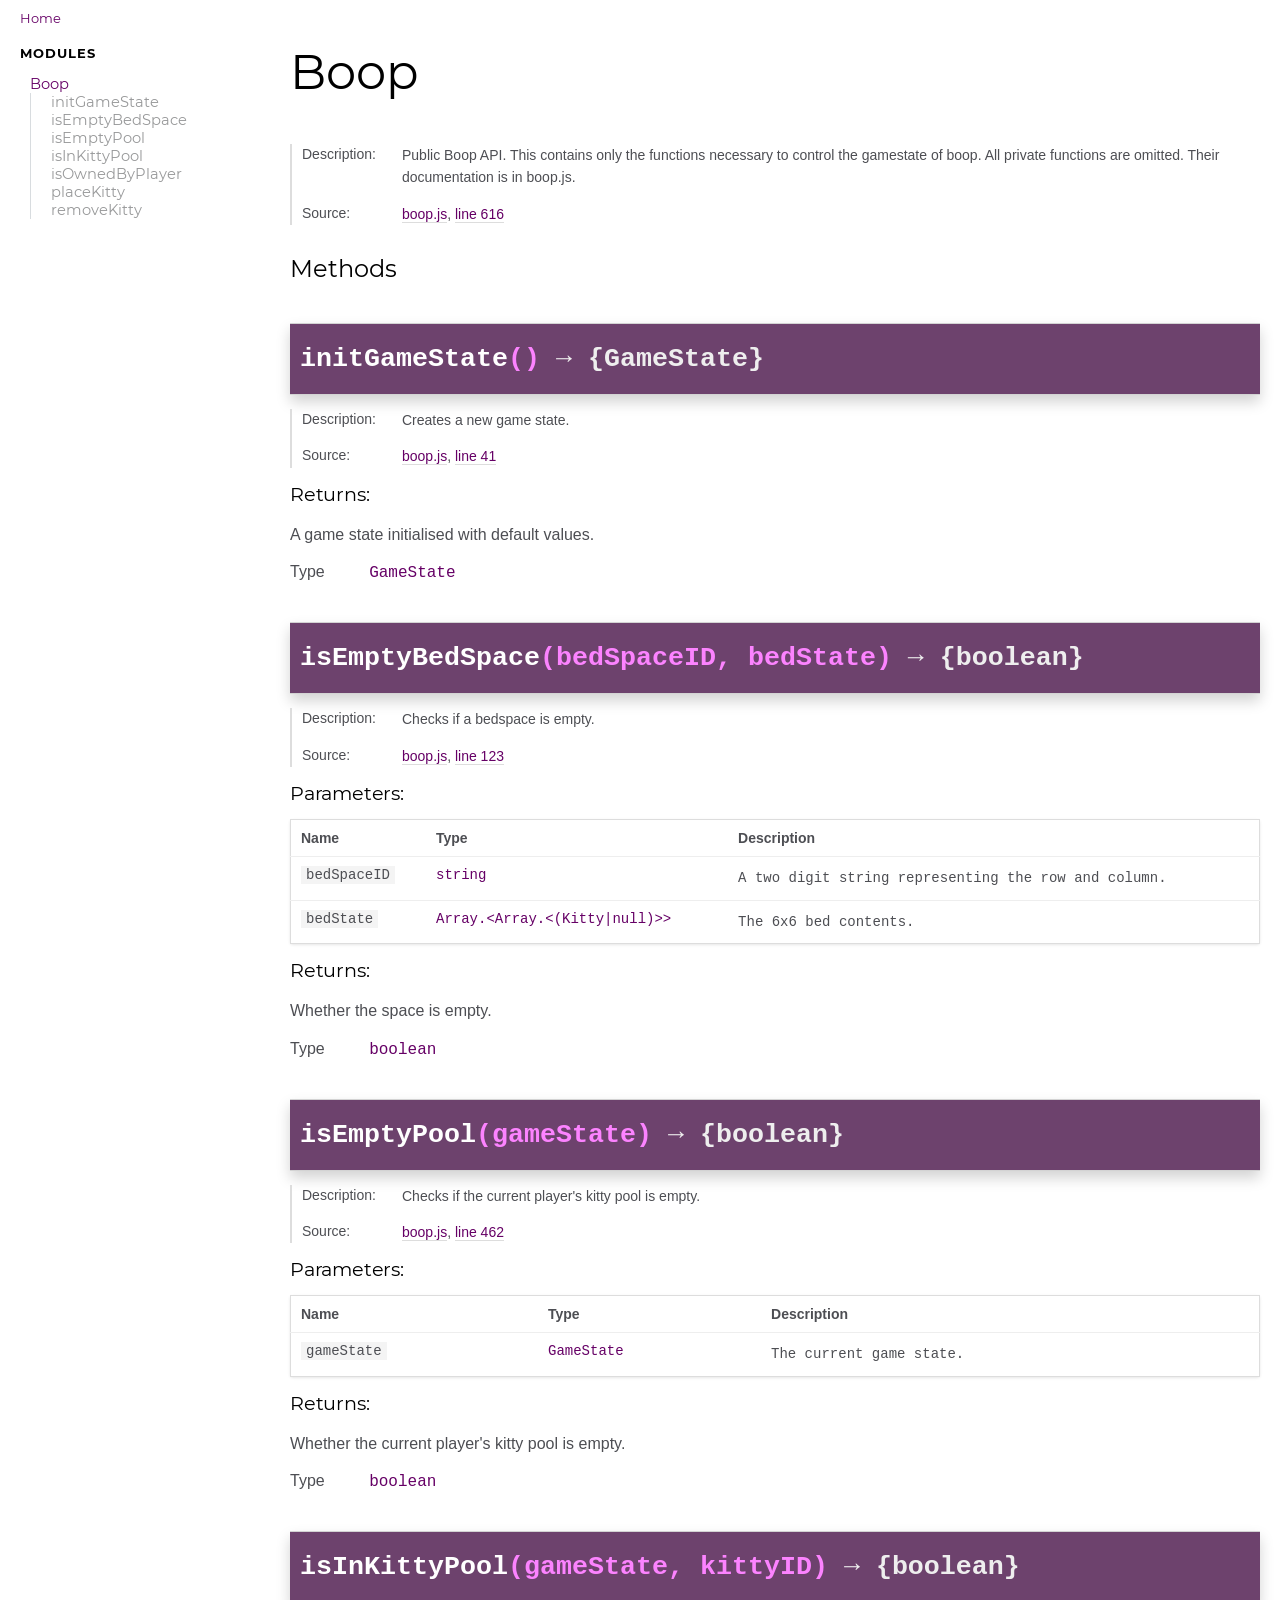
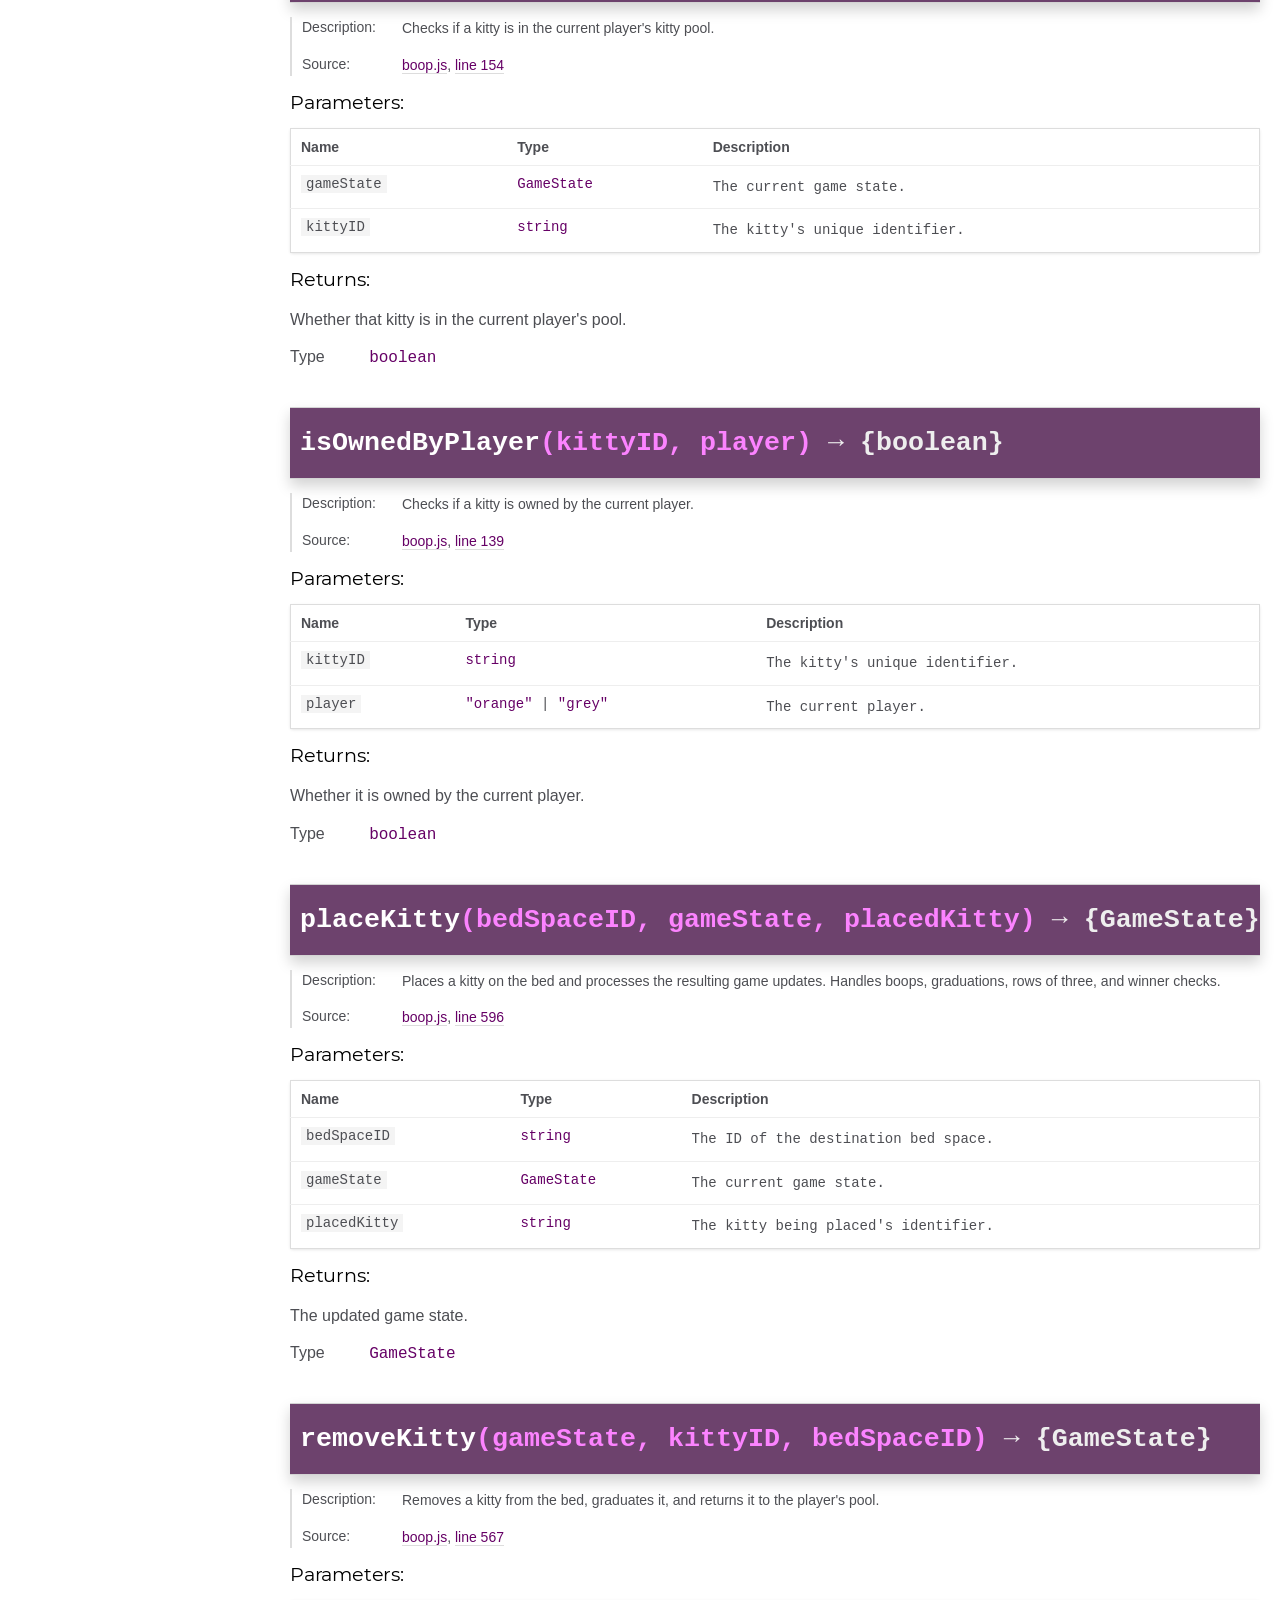
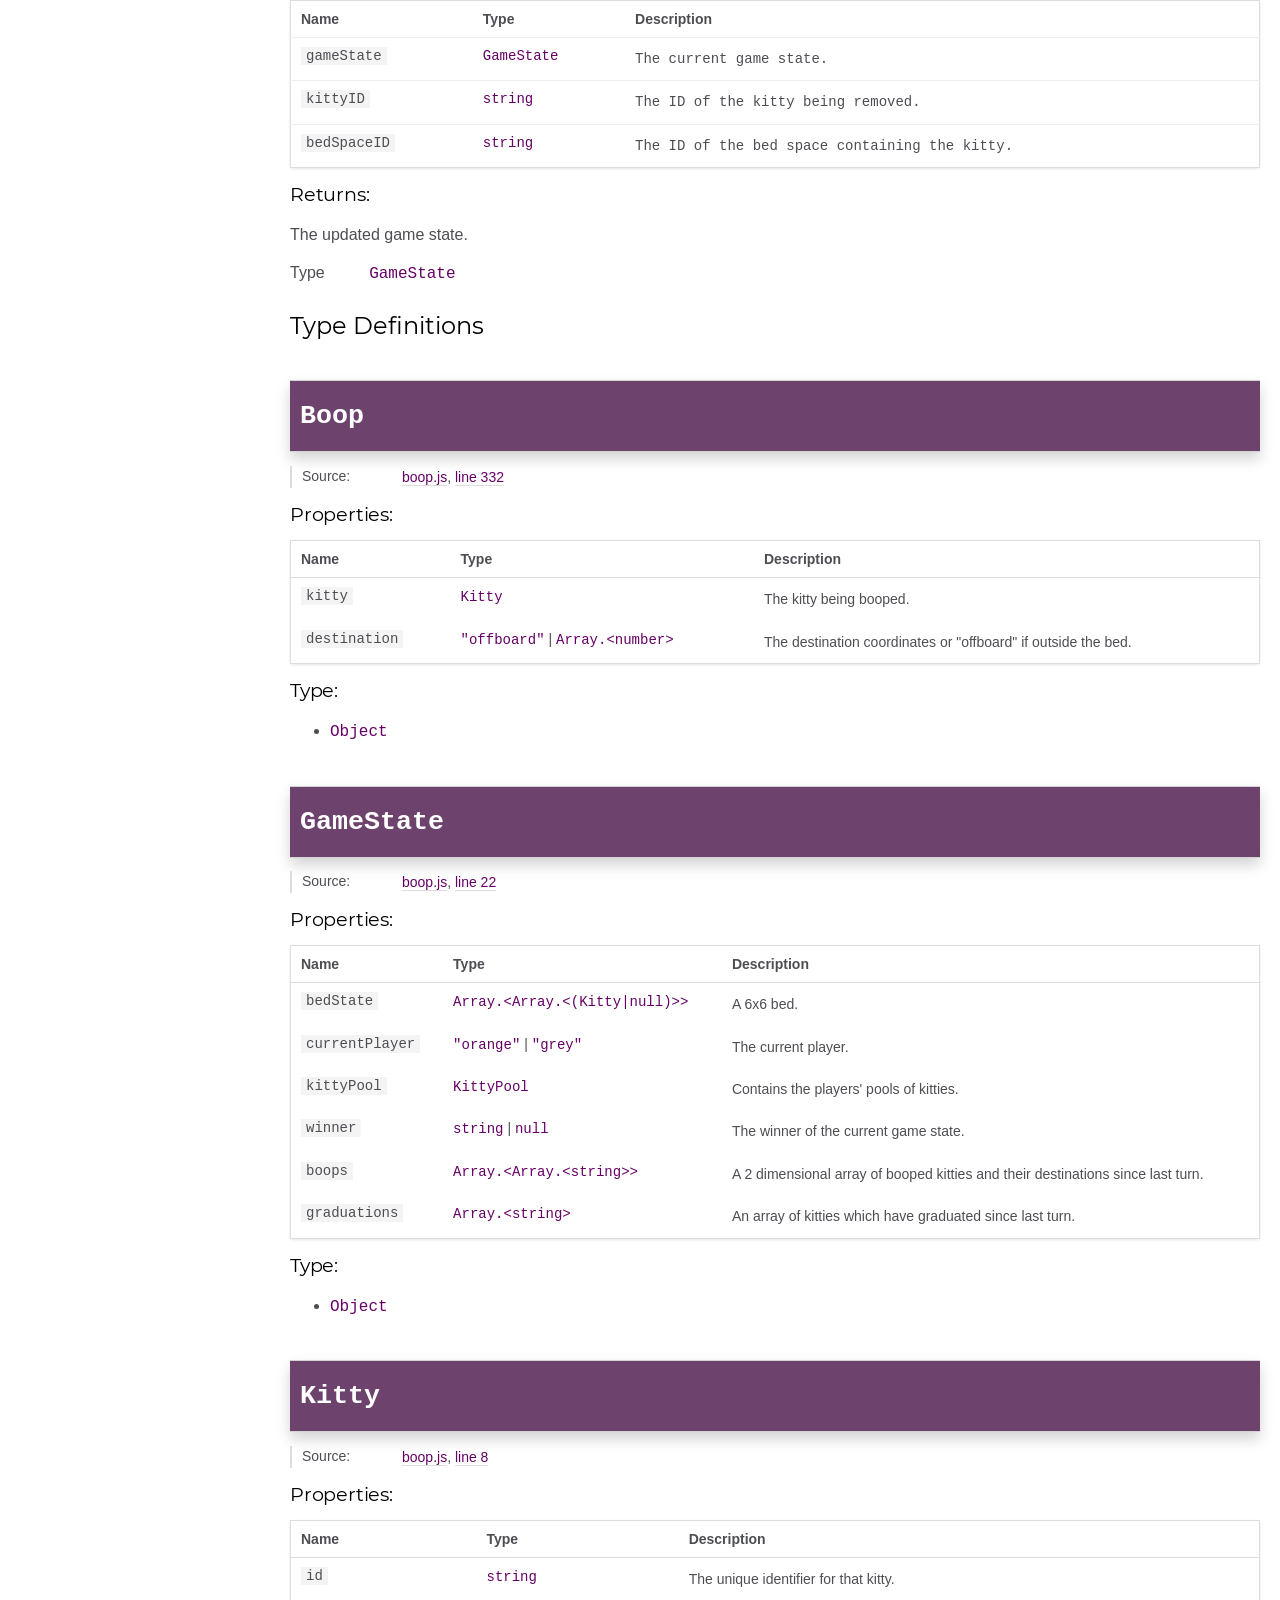
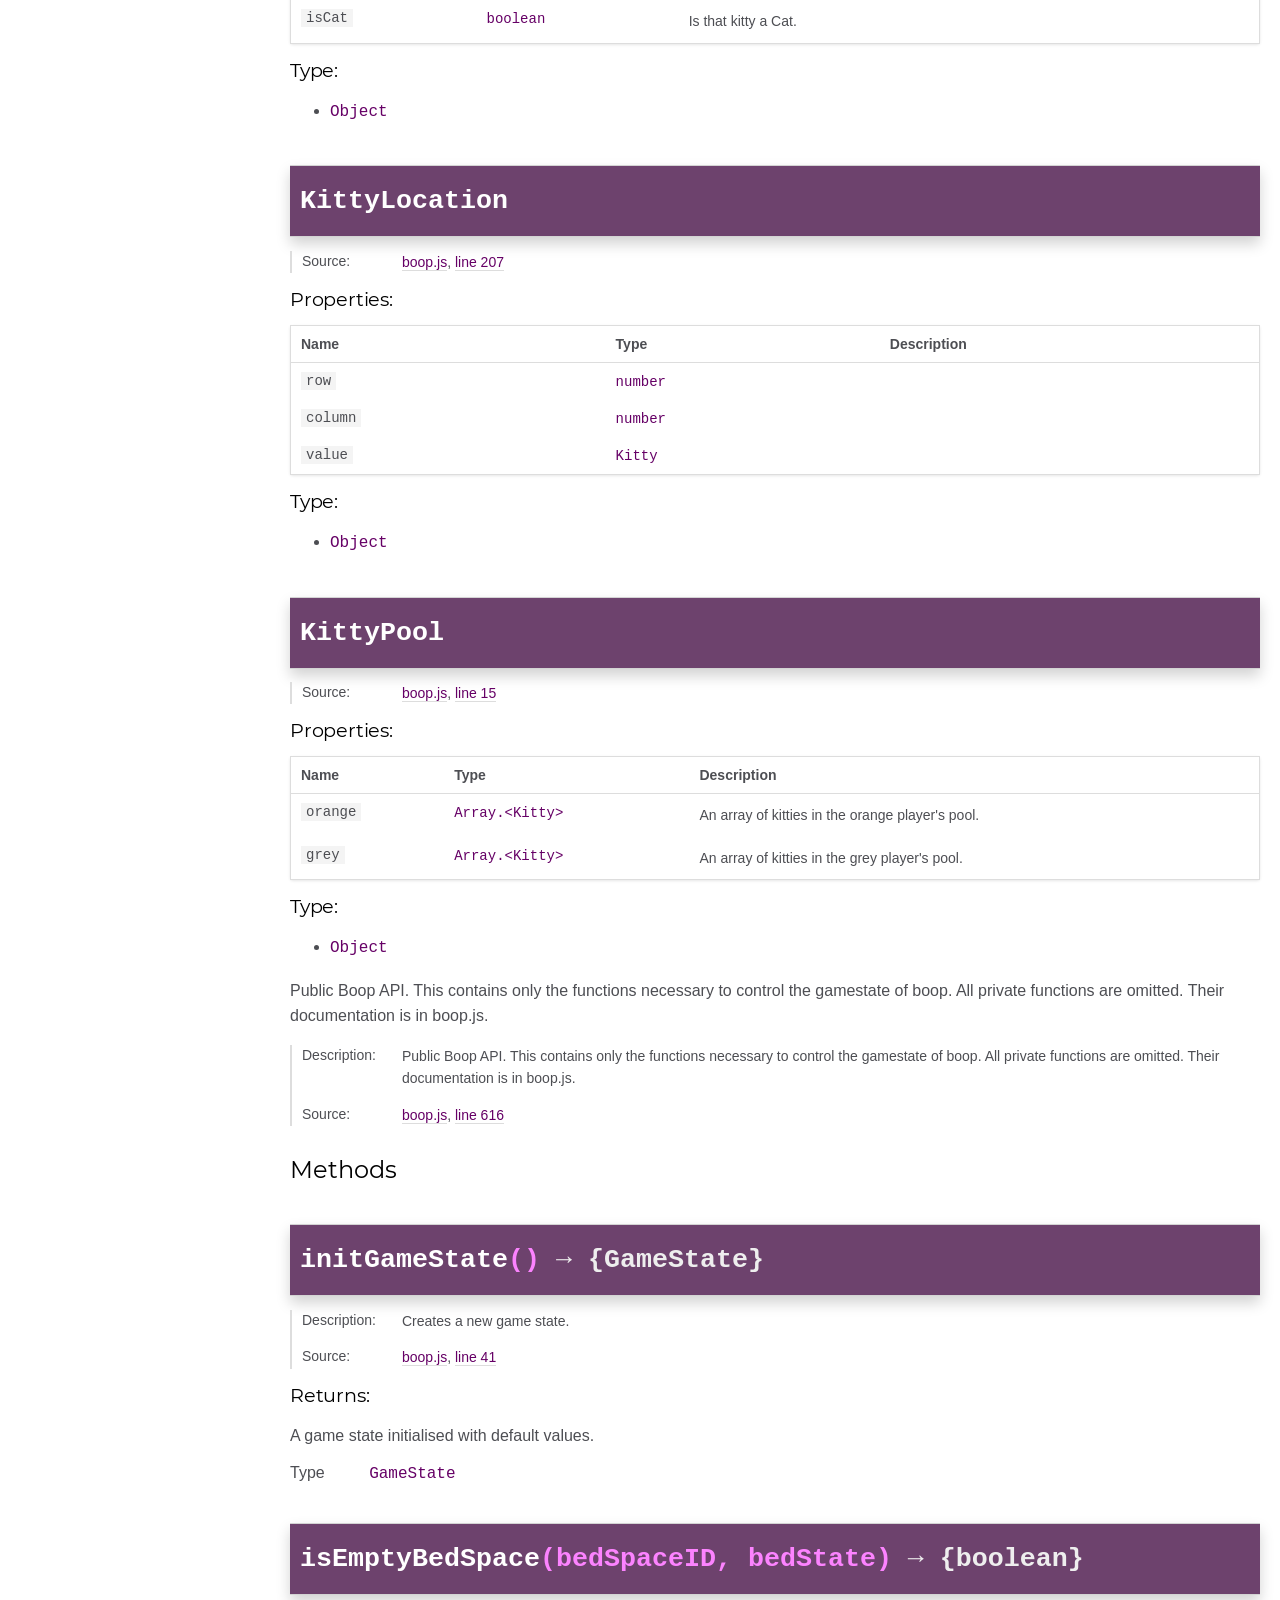
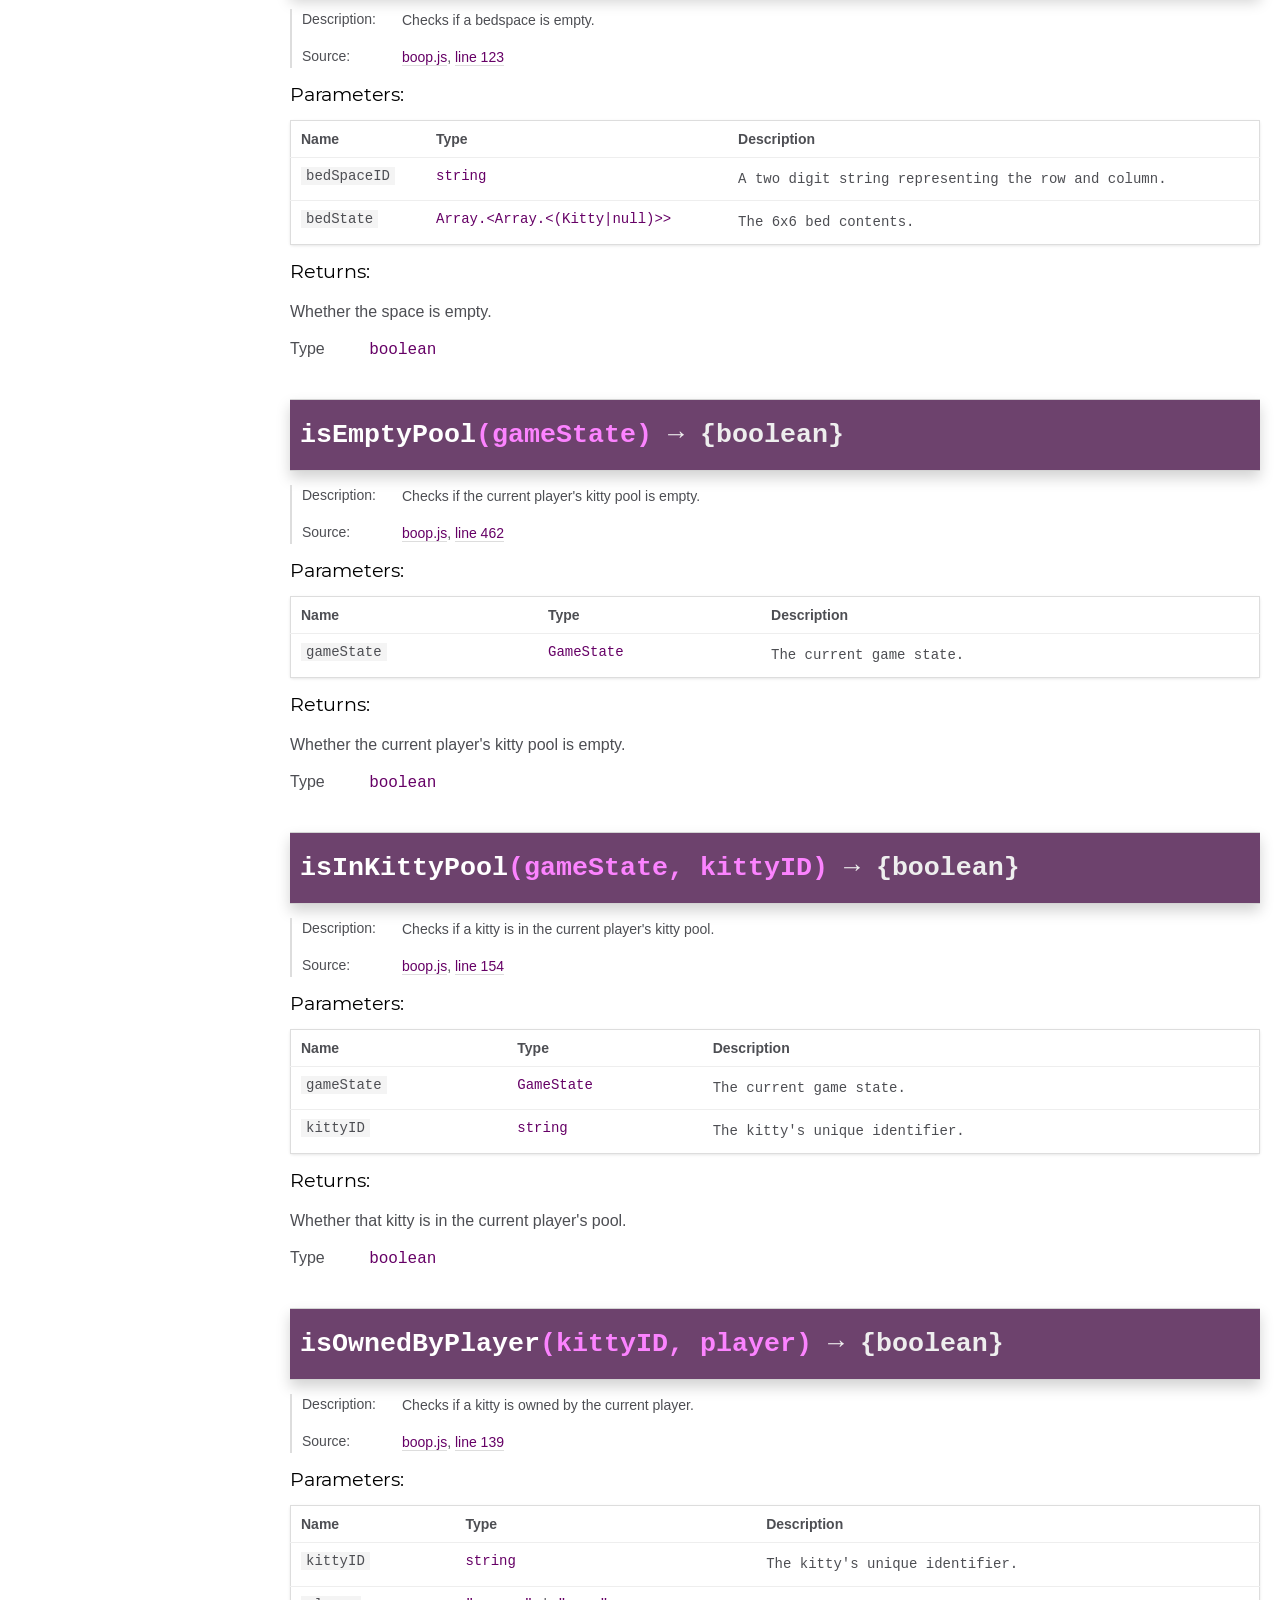
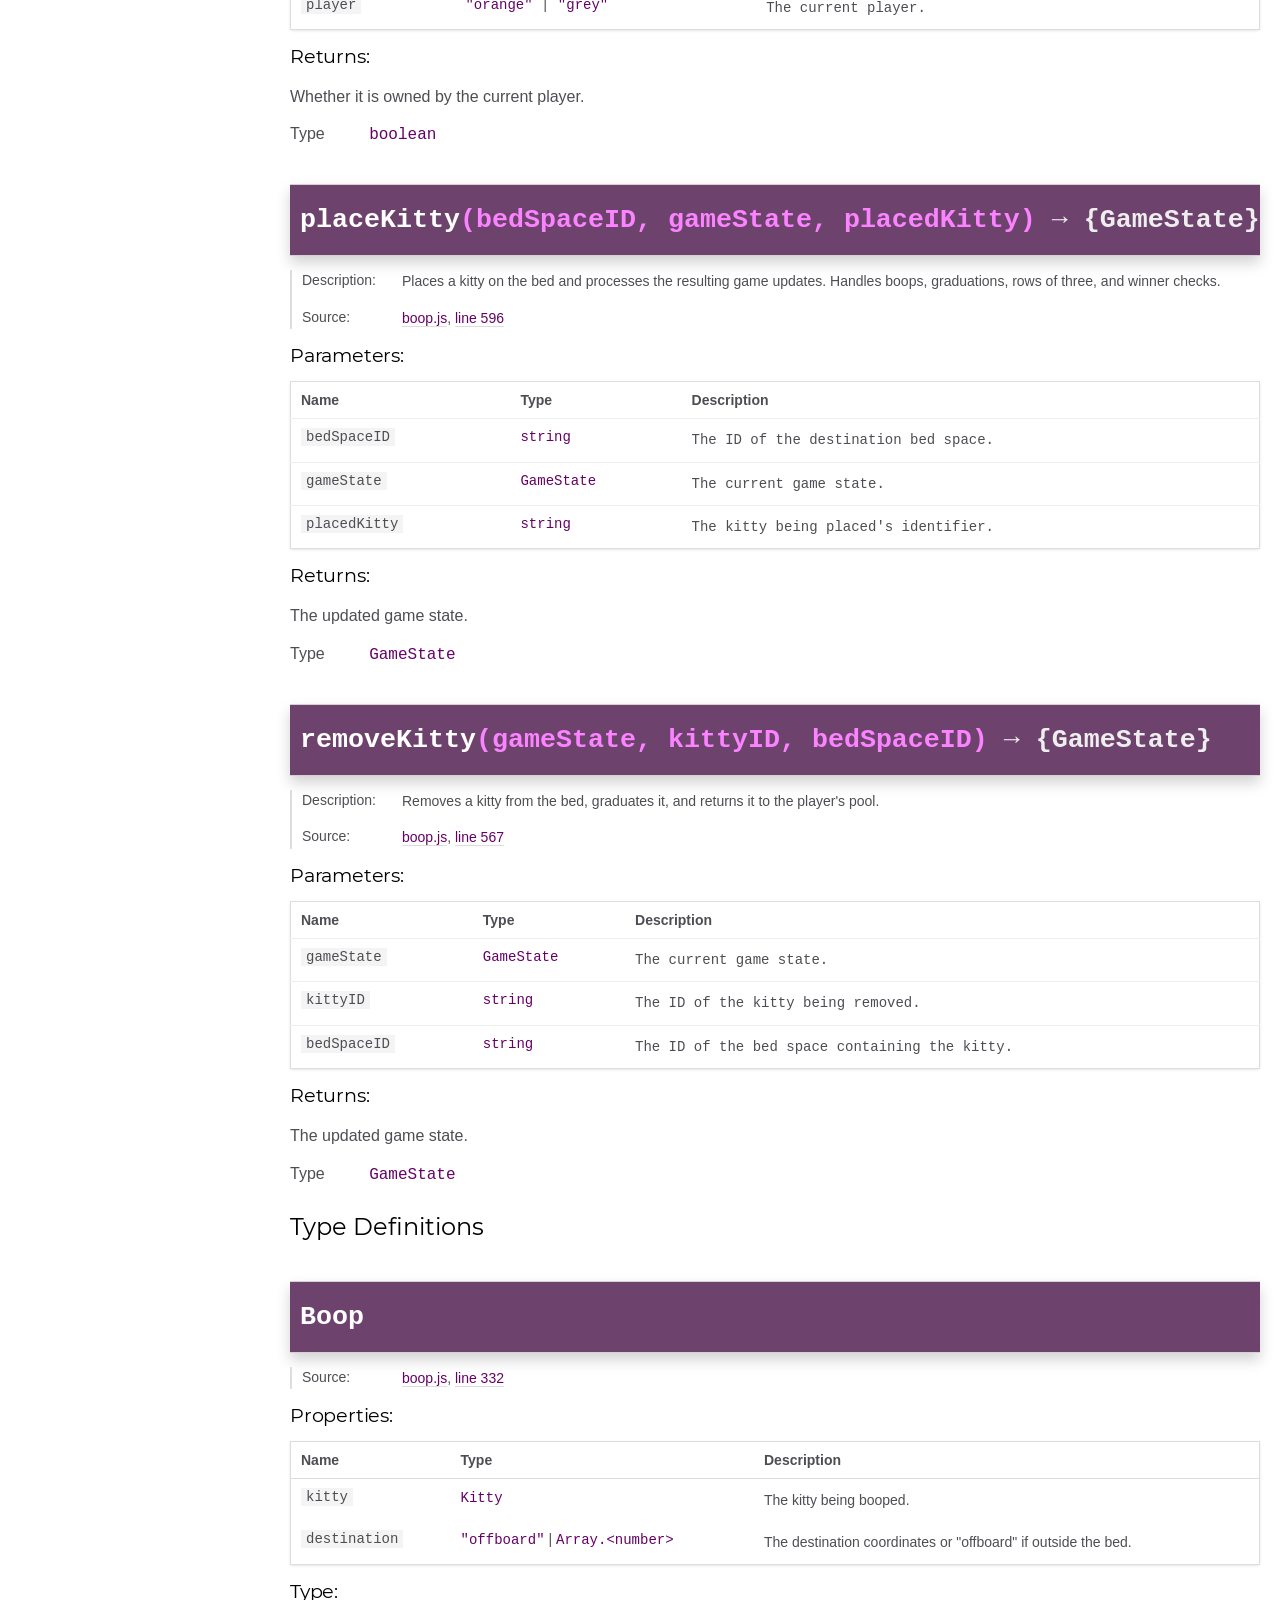
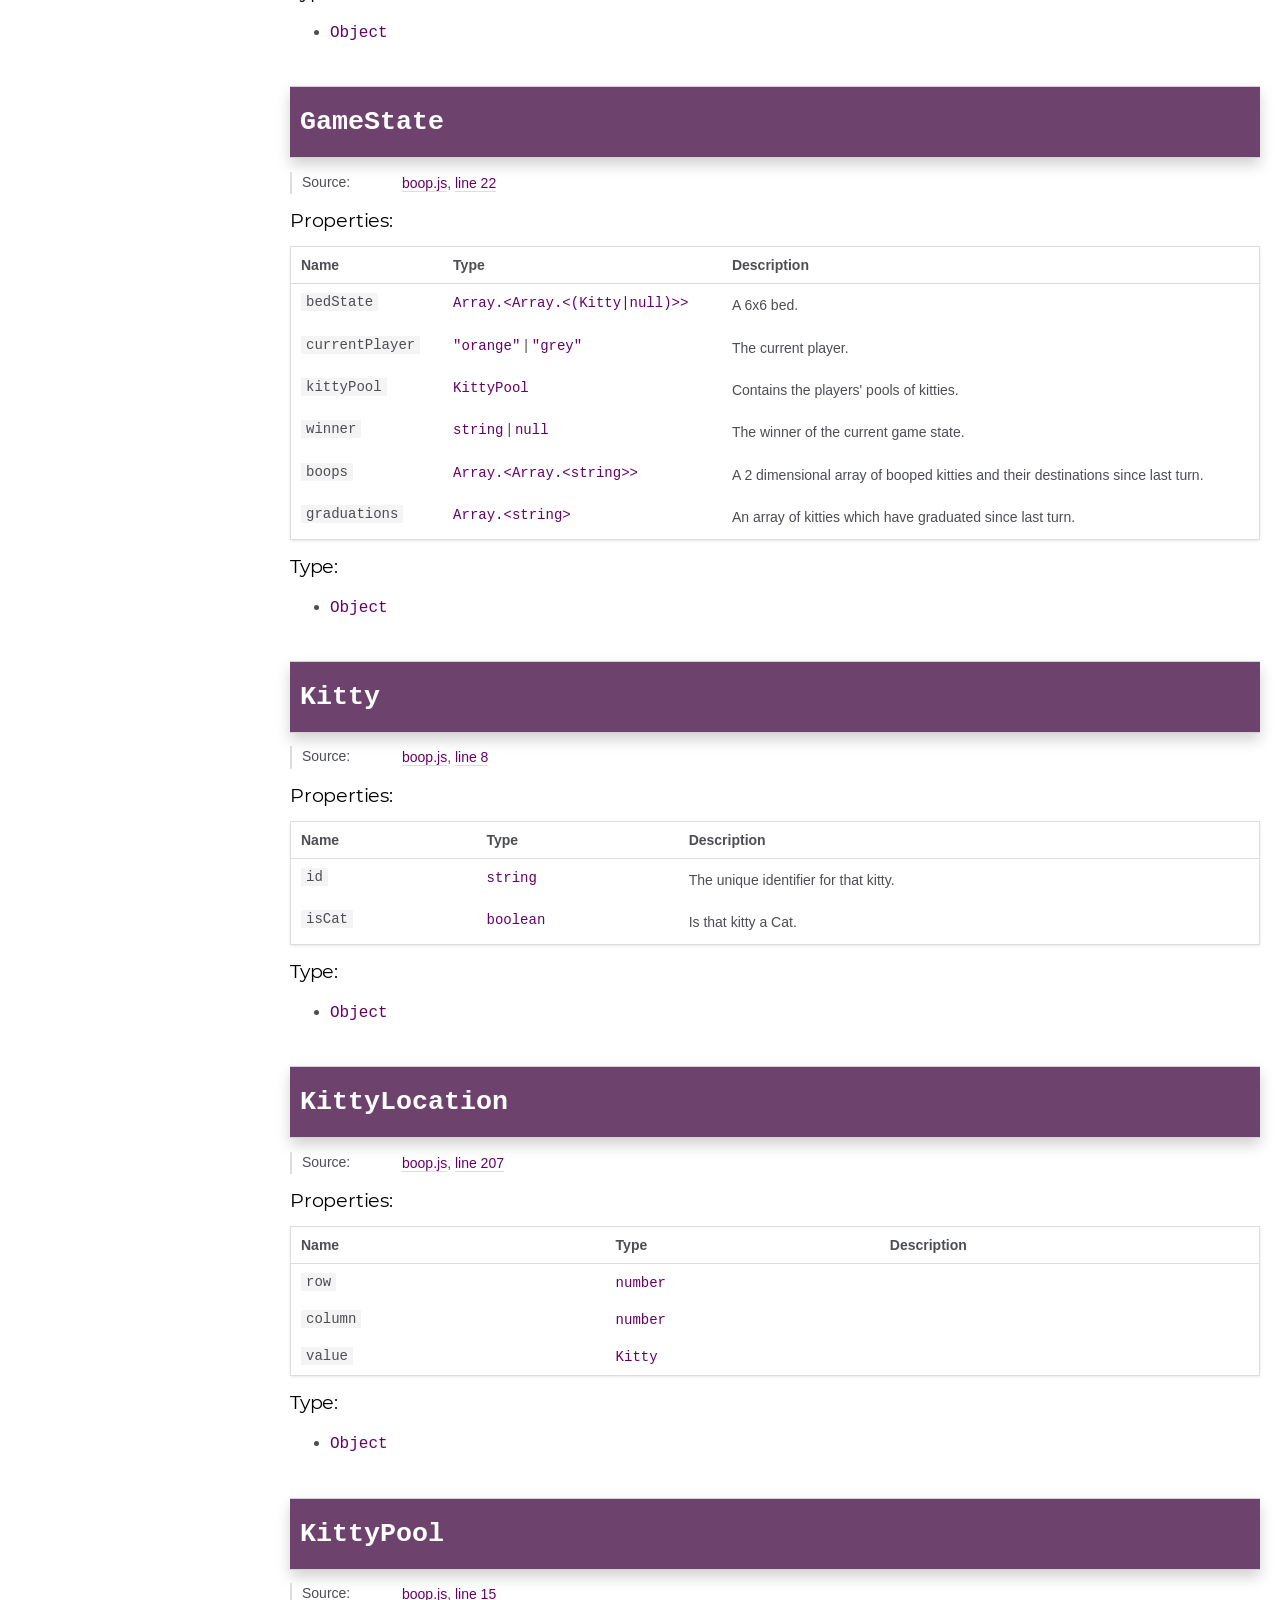
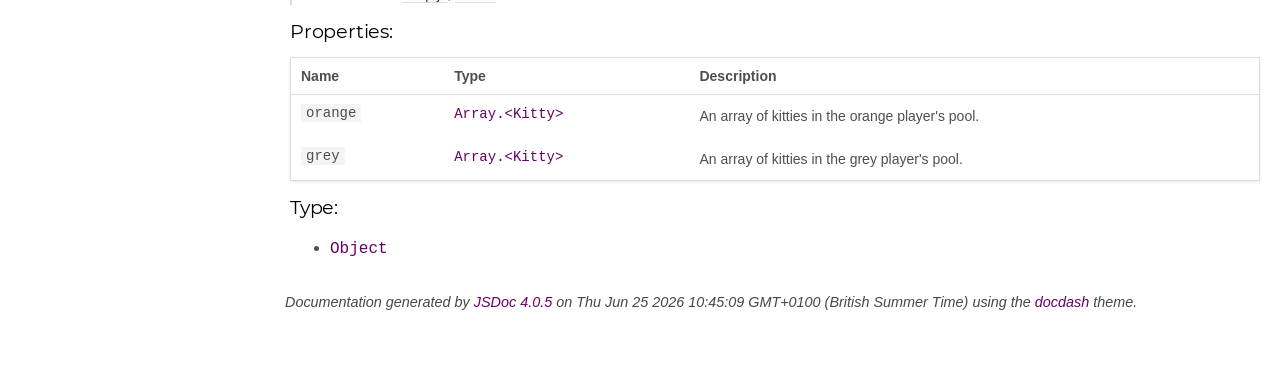
<file: docs/module-Boop.html>
<!DOCTYPE html>
<html lang="en">
<head>
    
    <meta charset="utf-8">
    <title>Boop - Documentation</title>
    
    
    <script src="scripts/prettify/prettify.js"></script>
    <script src="scripts/prettify/lang-css.js"></script>
    <!--[if lt IE 9]>
      <script src="//html5shiv.googlecode.com/svn/trunk/html5.js"></script>
    <![endif]-->
    <link type="text/css" rel="stylesheet" href="styles/prettify.css">
    <link type="text/css" rel="stylesheet" href="styles/jsdoc.css">
    <script src="scripts/nav.js" defer></script>
    
    <meta name="viewport" content="width=device-width, initial-scale=1.0">
</head>
<body>

<input type="checkbox" id="nav-trigger" class="nav-trigger" />
<label for="nav-trigger" class="navicon-button x">
  <div class="navicon"></div>
</label>

<label for="nav-trigger" class="overlay"></label>

<nav >
    
    
    <h2><a href="index.html">Home</a></h2><h3>Modules</h3><ul><li><a href="module-Boop.html">Boop</a><ul class='methods'><li data-type='method'><a href="module-Boop.html#.initGameState">initGameState</a></li><li data-type='method'><a href="module-Boop.html#.isEmptyBedSpace">isEmptyBedSpace</a></li><li data-type='method'><a href="module-Boop.html#.isEmptyPool">isEmptyPool</a></li><li data-type='method'><a href="module-Boop.html#.isInKittyPool">isInKittyPool</a></li><li data-type='method'><a href="module-Boop.html#.isOwnedByPlayer">isOwnedByPlayer</a></li><li data-type='method'><a href="module-Boop.html#.placeKitty">placeKitty</a></li><li data-type='method'><a href="module-Boop.html#.removeKitty">removeKitty</a></li></ul></li><li></li></ul>
    
</nav>

<div id="main">
    
    <h1 class="page-title">Boop</h1>
    

    




<section>

<header>
    
        
            
        
    
</header>

<article>
    
        <div class="container-overview">
        
            

            
                




<dl class="details">
    
    <dt class="tag-description">Description:</dt>
    <dd class="tag-description"><ul class="dummy"><li><p>Public Boop API.
This contains only the functions necessary to control the gamestate of boop.
All private functions are omitted. Their documentation is in boop.js.</p></li></ul></dd>
    

    
    <dt class="tag-source">Source:</dt>
    <dd class="tag-source"><ul class="dummy"><li>
        <a href="boop.js.html">boop.js</a>, <a href="boop.js.html#line616">line 616</a>
    </li></ul></dd>
    

    

    

    

    

    

    

    

    

    

    

    

    

    

    

    
</dl>






























            
        
        </div>
    

    

    

    
    
    

     

    

    

    
        <h3 class="subsection-title">Methods</h3>

        
            

    

    <h4 class="name" id=".initGameState"><span class="type-signature type-signature-static">(static) </span>initGameState<span class="signature">()</span><span class="type-signature"> &rarr; {GameState}</span></h4>

    




<dl class="details">
    
    <dt class="tag-description">Description:</dt>
    <dd class="tag-description"><ul class="dummy"><li><p>Creates a new game state.</p></li></ul></dd>
    

    
    <dt class="tag-source">Source:</dt>
    <dd class="tag-source"><ul class="dummy"><li>
        <a href="boop.js.html">boop.js</a>, <a href="boop.js.html#line41">line 41</a>
    </li></ul></dd>
    

    

    

    

    

    

    

    

    

    

    

    

    

    

    

    
</dl>



























<h5 class="h5-returns">Returns:</h5>

        
<div class="param-desc">
    <p>A game state initialised with default values.</p>
</div>



<dl class="param-type">
    <dt>
        Type
    </dt>
    <dd>
        
<span class="param-type">GameState</span>



    </dd>
</dl>

    



        
            

    

    <h4 class="name" id=".isEmptyBedSpace"><span class="type-signature type-signature-static">(static) </span>isEmptyBedSpace<span class="signature">(bedSpaceID, bedState)</span><span class="type-signature"> &rarr; {boolean}</span></h4>

    




<dl class="details">
    
    <dt class="tag-description">Description:</dt>
    <dd class="tag-description"><ul class="dummy"><li><p>Checks if a bedspace is empty.</p></li></ul></dd>
    

    
    <dt class="tag-source">Source:</dt>
    <dd class="tag-source"><ul class="dummy"><li>
        <a href="boop.js.html">boop.js</a>, <a href="boop.js.html#line123">line 123</a>
    </li></ul></dd>
    

    

    

    

    

    

    

    

    

    

    

    

    

    

    

    
</dl>













    <h5 class="h5-parameters">Parameters:</h5>
    

<table class="params">
    <thead>
    <tr>
        
        <th>Name</th>
        

        <th>Type</th>

        

        

        <th class="last">Description</th>
    </tr>
    </thead>

    <tbody>
    

        <tr>
            
                <td class="name"><code>bedSpaceID</code></td>
            

            <td class="type">
            
                
<span class="param-type">string</span>



            
            </td>

            

            

            <td class="description last"><p>A two digit string representing the row and
column.</p></td>
        </tr>

    

        <tr>
            
                <td class="name"><code>bedState</code></td>
            

            <td class="type">
            
                
<span class="param-type">Array.&lt;Array.&lt;(Kitty|null)>></span>



            
            </td>

            

            

            <td class="description last"><p>The 6x6 bed contents.</p></td>
        </tr>

    
    </tbody>
</table>
















<h5 class="h5-returns">Returns:</h5>

        
<div class="param-desc">
    <p>Whether the space is empty.</p>
</div>



<dl class="param-type">
    <dt>
        Type
    </dt>
    <dd>
        
<span class="param-type">boolean</span>



    </dd>
</dl>

    



        
            

    

    <h4 class="name" id=".isEmptyPool"><span class="type-signature type-signature-static">(static) </span>isEmptyPool<span class="signature">(gameState)</span><span class="type-signature"> &rarr; {boolean}</span></h4>

    




<dl class="details">
    
    <dt class="tag-description">Description:</dt>
    <dd class="tag-description"><ul class="dummy"><li><p>Checks if the current player's kitty pool is empty.</p></li></ul></dd>
    

    
    <dt class="tag-source">Source:</dt>
    <dd class="tag-source"><ul class="dummy"><li>
        <a href="boop.js.html">boop.js</a>, <a href="boop.js.html#line462">line 462</a>
    </li></ul></dd>
    

    

    

    

    

    

    

    

    

    

    

    

    

    

    

    
</dl>













    <h5 class="h5-parameters">Parameters:</h5>
    

<table class="params">
    <thead>
    <tr>
        
        <th>Name</th>
        

        <th>Type</th>

        

        

        <th class="last">Description</th>
    </tr>
    </thead>

    <tbody>
    

        <tr>
            
                <td class="name"><code>gameState</code></td>
            

            <td class="type">
            
                
<span class="param-type">GameState</span>



            
            </td>

            

            

            <td class="description last"><p>The current game state.</p></td>
        </tr>

    
    </tbody>
</table>
















<h5 class="h5-returns">Returns:</h5>

        
<div class="param-desc">
    <p>Whether the current player's kitty pool is empty.</p>
</div>



<dl class="param-type">
    <dt>
        Type
    </dt>
    <dd>
        
<span class="param-type">boolean</span>



    </dd>
</dl>

    



        
            

    

    <h4 class="name" id=".isInKittyPool"><span class="type-signature type-signature-static">(static) </span>isInKittyPool<span class="signature">(gameState, kittyID)</span><span class="type-signature"> &rarr; {boolean}</span></h4>

    




<dl class="details">
    
    <dt class="tag-description">Description:</dt>
    <dd class="tag-description"><ul class="dummy"><li><p>Checks if a kitty is in the current player's kitty pool.</p></li></ul></dd>
    

    
    <dt class="tag-source">Source:</dt>
    <dd class="tag-source"><ul class="dummy"><li>
        <a href="boop.js.html">boop.js</a>, <a href="boop.js.html#line154">line 154</a>
    </li></ul></dd>
    

    

    

    

    

    

    

    

    

    

    

    

    

    

    

    
</dl>













    <h5 class="h5-parameters">Parameters:</h5>
    

<table class="params">
    <thead>
    <tr>
        
        <th>Name</th>
        

        <th>Type</th>

        

        

        <th class="last">Description</th>
    </tr>
    </thead>

    <tbody>
    

        <tr>
            
                <td class="name"><code>gameState</code></td>
            

            <td class="type">
            
                
<span class="param-type">GameState</span>



            
            </td>

            

            

            <td class="description last"><p>The current game state.</p></td>
        </tr>

    

        <tr>
            
                <td class="name"><code>kittyID</code></td>
            

            <td class="type">
            
                
<span class="param-type">string</span>



            
            </td>

            

            

            <td class="description last"><p>The kitty's unique identifier.</p></td>
        </tr>

    
    </tbody>
</table>
















<h5 class="h5-returns">Returns:</h5>

        
<div class="param-desc">
    <p>Whether that kitty is in the current player's pool.</p>
</div>



<dl class="param-type">
    <dt>
        Type
    </dt>
    <dd>
        
<span class="param-type">boolean</span>



    </dd>
</dl>

    



        
            

    

    <h4 class="name" id=".isOwnedByPlayer"><span class="type-signature type-signature-static">(static) </span>isOwnedByPlayer<span class="signature">(kittyID, player)</span><span class="type-signature"> &rarr; {boolean}</span></h4>

    




<dl class="details">
    
    <dt class="tag-description">Description:</dt>
    <dd class="tag-description"><ul class="dummy"><li><p>Checks if a kitty is owned by the current player.</p></li></ul></dd>
    

    
    <dt class="tag-source">Source:</dt>
    <dd class="tag-source"><ul class="dummy"><li>
        <a href="boop.js.html">boop.js</a>, <a href="boop.js.html#line139">line 139</a>
    </li></ul></dd>
    

    

    

    

    

    

    

    

    

    

    

    

    

    

    

    
</dl>













    <h5 class="h5-parameters">Parameters:</h5>
    

<table class="params">
    <thead>
    <tr>
        
        <th>Name</th>
        

        <th>Type</th>

        

        

        <th class="last">Description</th>
    </tr>
    </thead>

    <tbody>
    

        <tr>
            
                <td class="name"><code>kittyID</code></td>
            

            <td class="type">
            
                
<span class="param-type">string</span>



            
            </td>

            

            

            <td class="description last"><p>The kitty's unique identifier.</p></td>
        </tr>

    

        <tr>
            
                <td class="name"><code>player</code></td>
            

            <td class="type">
            
                
<span class="param-type">"orange"</span>
|

<span class="param-type">"grey"</span>



            
            </td>

            

            

            <td class="description last"><p>The current player.</p></td>
        </tr>

    
    </tbody>
</table>
















<h5 class="h5-returns">Returns:</h5>

        
<div class="param-desc">
    <p>Whether it is owned by the current player.</p>
</div>



<dl class="param-type">
    <dt>
        Type
    </dt>
    <dd>
        
<span class="param-type">boolean</span>



    </dd>
</dl>

    



        
            

    

    <h4 class="name" id=".placeKitty"><span class="type-signature type-signature-static">(static) </span>placeKitty<span class="signature">(bedSpaceID, gameState, placedKitty)</span><span class="type-signature"> &rarr; {GameState}</span></h4>

    




<dl class="details">
    
    <dt class="tag-description">Description:</dt>
    <dd class="tag-description"><ul class="dummy"><li><p>Places a kitty on the bed and processes the resulting game updates.
Handles boops, graduations, rows of three, and winner checks.</p></li></ul></dd>
    

    
    <dt class="tag-source">Source:</dt>
    <dd class="tag-source"><ul class="dummy"><li>
        <a href="boop.js.html">boop.js</a>, <a href="boop.js.html#line596">line 596</a>
    </li></ul></dd>
    

    

    

    

    

    

    

    

    

    

    

    

    

    

    

    
</dl>













    <h5 class="h5-parameters">Parameters:</h5>
    

<table class="params">
    <thead>
    <tr>
        
        <th>Name</th>
        

        <th>Type</th>

        

        

        <th class="last">Description</th>
    </tr>
    </thead>

    <tbody>
    

        <tr>
            
                <td class="name"><code>bedSpaceID</code></td>
            

            <td class="type">
            
                
<span class="param-type">string</span>



            
            </td>

            

            

            <td class="description last"><p>The ID of the destination bed space.</p></td>
        </tr>

    

        <tr>
            
                <td class="name"><code>gameState</code></td>
            

            <td class="type">
            
                
<span class="param-type">GameState</span>



            
            </td>

            

            

            <td class="description last"><p>The current game state.</p></td>
        </tr>

    

        <tr>
            
                <td class="name"><code>placedKitty</code></td>
            

            <td class="type">
            
                
<span class="param-type">string</span>



            
            </td>

            

            

            <td class="description last"><p>The kitty being placed's identifier.</p></td>
        </tr>

    
    </tbody>
</table>
















<h5 class="h5-returns">Returns:</h5>

        
<div class="param-desc">
    <p>The updated game state.</p>
</div>



<dl class="param-type">
    <dt>
        Type
    </dt>
    <dd>
        
<span class="param-type">GameState</span>



    </dd>
</dl>

    



        
            

    

    <h4 class="name" id=".removeKitty"><span class="type-signature type-signature-static">(static) </span>removeKitty<span class="signature">(gameState, kittyID, bedSpaceID)</span><span class="type-signature"> &rarr; {GameState}</span></h4>

    




<dl class="details">
    
    <dt class="tag-description">Description:</dt>
    <dd class="tag-description"><ul class="dummy"><li><p>Removes a kitty from the bed, graduates it, and returns it to
the player's pool.</p></li></ul></dd>
    

    
    <dt class="tag-source">Source:</dt>
    <dd class="tag-source"><ul class="dummy"><li>
        <a href="boop.js.html">boop.js</a>, <a href="boop.js.html#line567">line 567</a>
    </li></ul></dd>
    

    

    

    

    

    

    

    

    

    

    

    

    

    

    

    
</dl>













    <h5 class="h5-parameters">Parameters:</h5>
    

<table class="params">
    <thead>
    <tr>
        
        <th>Name</th>
        

        <th>Type</th>

        

        

        <th class="last">Description</th>
    </tr>
    </thead>

    <tbody>
    

        <tr>
            
                <td class="name"><code>gameState</code></td>
            

            <td class="type">
            
                
<span class="param-type">GameState</span>



            
            </td>

            

            

            <td class="description last"><p>The current game state.</p></td>
        </tr>

    

        <tr>
            
                <td class="name"><code>kittyID</code></td>
            

            <td class="type">
            
                
<span class="param-type">string</span>



            
            </td>

            

            

            <td class="description last"><p>The ID of the kitty being removed.</p></td>
        </tr>

    

        <tr>
            
                <td class="name"><code>bedSpaceID</code></td>
            

            <td class="type">
            
                
<span class="param-type">string</span>



            
            </td>

            

            

            <td class="description last"><p>The ID of the bed space containing the kitty.</p></td>
        </tr>

    
    </tbody>
</table>
















<h5 class="h5-returns">Returns:</h5>

        
<div class="param-desc">
    <p>The updated game state.</p>
</div>



<dl class="param-type">
    <dt>
        Type
    </dt>
    <dd>
        
<span class="param-type">GameState</span>



    </dd>
</dl>

    



        
    

    
        <h3 class="subsection-title">Type Definitions</h3>

        
                
<h4 class="name" id=".Boop">Boop</h4>





<dl class="details">
    

    
    <dt class="tag-source">Source:</dt>
    <dd class="tag-source"><ul class="dummy"><li>
        <a href="boop.js.html">boop.js</a>, <a href="boop.js.html#line332">line 332</a>
    </li></ul></dd>
    

    

    

    

    

    

    

    

    

    

    

    

    

    

    

    
</dl>



    <h5 class="subsection-title">Properties:</h5>

    

<table class="props">
    <thead>
    <tr>
        
        <th>Name</th>
        

        <th>Type</th>

        

        

        <th class="last">Description</th>
    </tr>
    </thead>

    <tbody>
    

        <tr>
            
                <td class="name"><code>kitty</code></td>
            

            <td class="type">
            
                
<span class="param-type">Kitty</span>



            
            </td>

            

            

            <td class="description last"><p>The kitty being booped.</p></td>
        </tr>

    

        <tr>
            
                <td class="name"><code>destination</code></td>
            

            <td class="type">
            
                
<span class="param-type">"offboard"</span>
|

<span class="param-type">Array.&lt;number></span>



            
            </td>

            

            

            <td class="description last"><p>The destination coordinates or
&quot;offboard&quot; if outside the bed.</p></td>
        </tr>

    
    </tbody>
</table>








    <h5 class="h5-types">Type:</h5>
    <ul>
        <li>
            
<span class="param-type">Object</span>



        </li>
    </ul>






            
                
<h4 class="name" id=".GameState">GameState</h4>





<dl class="details">
    

    
    <dt class="tag-source">Source:</dt>
    <dd class="tag-source"><ul class="dummy"><li>
        <a href="boop.js.html">boop.js</a>, <a href="boop.js.html#line22">line 22</a>
    </li></ul></dd>
    

    

    

    

    

    

    

    

    

    

    

    

    

    

    

    
</dl>



    <h5 class="subsection-title">Properties:</h5>

    

<table class="props">
    <thead>
    <tr>
        
        <th>Name</th>
        

        <th>Type</th>

        

        

        <th class="last">Description</th>
    </tr>
    </thead>

    <tbody>
    

        <tr>
            
                <td class="name"><code>bedState</code></td>
            

            <td class="type">
            
                
<span class="param-type">Array.&lt;Array.&lt;(Kitty|null)>></span>



            
            </td>

            

            

            <td class="description last"><p>A 6x6 bed.</p></td>
        </tr>

    

        <tr>
            
                <td class="name"><code>currentPlayer</code></td>
            

            <td class="type">
            
                
<span class="param-type">"orange"</span>
|

<span class="param-type">"grey"</span>



            
            </td>

            

            

            <td class="description last"><p>The current player.</p></td>
        </tr>

    

        <tr>
            
                <td class="name"><code>kittyPool</code></td>
            

            <td class="type">
            
                
<span class="param-type">KittyPool</span>



            
            </td>

            

            

            <td class="description last"><p>Contains the players' pools of kitties.</p></td>
        </tr>

    

        <tr>
            
                <td class="name"><code>winner</code></td>
            

            <td class="type">
            
                
<span class="param-type">string</span>
|

<span class="param-type">null</span>



            
            </td>

            

            

            <td class="description last"><p>The winner of the current game state.</p></td>
        </tr>

    

        <tr>
            
                <td class="name"><code>boops</code></td>
            

            <td class="type">
            
                
<span class="param-type">Array.&lt;Array.&lt;string>></span>



            
            </td>

            

            

            <td class="description last"><p>A 2 dimensional array of booped kitties
and their destinations since last turn.</p></td>
        </tr>

    

        <tr>
            
                <td class="name"><code>graduations</code></td>
            

            <td class="type">
            
                
<span class="param-type">Array.&lt;string></span>



            
            </td>

            

            

            <td class="description last"><p>An array of kitties which have graduated
since last turn.</p></td>
        </tr>

    
    </tbody>
</table>








    <h5 class="h5-types">Type:</h5>
    <ul>
        <li>
            
<span class="param-type">Object</span>



        </li>
    </ul>






            
                
<h4 class="name" id=".Kitty">Kitty</h4>





<dl class="details">
    

    
    <dt class="tag-source">Source:</dt>
    <dd class="tag-source"><ul class="dummy"><li>
        <a href="boop.js.html">boop.js</a>, <a href="boop.js.html#line8">line 8</a>
    </li></ul></dd>
    

    

    

    

    

    

    

    

    

    

    

    

    

    

    

    
</dl>



    <h5 class="subsection-title">Properties:</h5>

    

<table class="props">
    <thead>
    <tr>
        
        <th>Name</th>
        

        <th>Type</th>

        

        

        <th class="last">Description</th>
    </tr>
    </thead>

    <tbody>
    

        <tr>
            
                <td class="name"><code>id</code></td>
            

            <td class="type">
            
                
<span class="param-type">string</span>



            
            </td>

            

            

            <td class="description last"><p>The unique identifier for that kitty.</p></td>
        </tr>

    

        <tr>
            
                <td class="name"><code>isCat</code></td>
            

            <td class="type">
            
                
<span class="param-type">boolean</span>



            
            </td>

            

            

            <td class="description last"><p>Is that kitty a Cat.</p></td>
        </tr>

    
    </tbody>
</table>








    <h5 class="h5-types">Type:</h5>
    <ul>
        <li>
            
<span class="param-type">Object</span>



        </li>
    </ul>






            
                
<h4 class="name" id=".KittyLocation">KittyLocation</h4>





<dl class="details">
    

    
    <dt class="tag-source">Source:</dt>
    <dd class="tag-source"><ul class="dummy"><li>
        <a href="boop.js.html">boop.js</a>, <a href="boop.js.html#line207">line 207</a>
    </li></ul></dd>
    

    

    

    

    

    

    

    

    

    

    

    

    

    

    

    
</dl>



    <h5 class="subsection-title">Properties:</h5>

    

<table class="props">
    <thead>
    <tr>
        
        <th>Name</th>
        

        <th>Type</th>

        

        

        <th class="last">Description</th>
    </tr>
    </thead>

    <tbody>
    

        <tr>
            
                <td class="name"><code>row</code></td>
            

            <td class="type">
            
                
<span class="param-type">number</span>



            
            </td>

            

            

            <td class="description last"></td>
        </tr>

    

        <tr>
            
                <td class="name"><code>column</code></td>
            

            <td class="type">
            
                
<span class="param-type">number</span>



            
            </td>

            

            

            <td class="description last"></td>
        </tr>

    

        <tr>
            
                <td class="name"><code>value</code></td>
            

            <td class="type">
            
                
<span class="param-type">Kitty</span>



            
            </td>

            

            

            <td class="description last"></td>
        </tr>

    
    </tbody>
</table>








    <h5 class="h5-types">Type:</h5>
    <ul>
        <li>
            
<span class="param-type">Object</span>



        </li>
    </ul>






            
                
<h4 class="name" id=".KittyPool">KittyPool</h4>





<dl class="details">
    

    
    <dt class="tag-source">Source:</dt>
    <dd class="tag-source"><ul class="dummy"><li>
        <a href="boop.js.html">boop.js</a>, <a href="boop.js.html#line15">line 15</a>
    </li></ul></dd>
    

    

    

    

    

    

    

    

    

    

    

    

    

    

    

    
</dl>



    <h5 class="subsection-title">Properties:</h5>

    

<table class="props">
    <thead>
    <tr>
        
        <th>Name</th>
        

        <th>Type</th>

        

        

        <th class="last">Description</th>
    </tr>
    </thead>

    <tbody>
    

        <tr>
            
                <td class="name"><code>orange</code></td>
            

            <td class="type">
            
                
<span class="param-type">Array.&lt;Kitty></span>



            
            </td>

            

            

            <td class="description last"><p>An array of kitties in the orange player's pool.</p></td>
        </tr>

    

        <tr>
            
                <td class="name"><code>grey</code></td>
            

            <td class="type">
            
                
<span class="param-type">Array.&lt;Kitty></span>



            
            </td>

            

            

            <td class="description last"><p>An array of kitties in the grey player's pool.</p></td>
        </tr>

    
    </tbody>
</table>








    <h5 class="h5-types">Type:</h5>
    <ul>
        <li>
            
<span class="param-type">Object</span>



        </li>
    </ul>






            
    

    
</article>

</section>







<section>

<header>
    
        
            
        
    
</header>

<article>
    
        <div class="container-overview">
        
            
                <div class="description usertext"><p>Public Boop API.
This contains only the functions necessary to control the gamestate of boop.
All private functions are omitted. Their documentation is in boop.js.</p></div>
            

            
                




<dl class="details">
    
    <dt class="tag-description">Description:</dt>
    <dd class="tag-description"><ul class="dummy"><li><p>Public Boop API.
This contains only the functions necessary to control the gamestate of boop.
All private functions are omitted. Their documentation is in boop.js.</p></li></ul></dd>
    

    
    <dt class="tag-source">Source:</dt>
    <dd class="tag-source"><ul class="dummy"><li>
        <a href="boop.js.html">boop.js</a>, <a href="boop.js.html#line616">line 616</a>
    </li></ul></dd>
    

    

    

    

    

    

    

    

    

    

    

    

    

    

    

    
</dl>






























            
        
        </div>
    

    

    

    
    
    

     

    

    

    
        <h3 class="subsection-title">Methods</h3>

        
            

    

    <h4 class="name" id=".initGameState"><span class="type-signature type-signature-static">(static) </span>initGameState<span class="signature">()</span><span class="type-signature"> &rarr; {GameState}</span></h4>

    




<dl class="details">
    
    <dt class="tag-description">Description:</dt>
    <dd class="tag-description"><ul class="dummy"><li><p>Creates a new game state.</p></li></ul></dd>
    

    
    <dt class="tag-source">Source:</dt>
    <dd class="tag-source"><ul class="dummy"><li>
        <a href="boop.js.html">boop.js</a>, <a href="boop.js.html#line41">line 41</a>
    </li></ul></dd>
    

    

    

    

    

    

    

    

    

    

    

    

    

    

    

    
</dl>



























<h5 class="h5-returns">Returns:</h5>

        
<div class="param-desc">
    <p>A game state initialised with default values.</p>
</div>



<dl class="param-type">
    <dt>
        Type
    </dt>
    <dd>
        
<span class="param-type">GameState</span>



    </dd>
</dl>

    



        
            

    

    <h4 class="name" id=".isEmptyBedSpace"><span class="type-signature type-signature-static">(static) </span>isEmptyBedSpace<span class="signature">(bedSpaceID, bedState)</span><span class="type-signature"> &rarr; {boolean}</span></h4>

    




<dl class="details">
    
    <dt class="tag-description">Description:</dt>
    <dd class="tag-description"><ul class="dummy"><li><p>Checks if a bedspace is empty.</p></li></ul></dd>
    

    
    <dt class="tag-source">Source:</dt>
    <dd class="tag-source"><ul class="dummy"><li>
        <a href="boop.js.html">boop.js</a>, <a href="boop.js.html#line123">line 123</a>
    </li></ul></dd>
    

    

    

    

    

    

    

    

    

    

    

    

    

    

    

    
</dl>













    <h5 class="h5-parameters">Parameters:</h5>
    

<table class="params">
    <thead>
    <tr>
        
        <th>Name</th>
        

        <th>Type</th>

        

        

        <th class="last">Description</th>
    </tr>
    </thead>

    <tbody>
    

        <tr>
            
                <td class="name"><code>bedSpaceID</code></td>
            

            <td class="type">
            
                
<span class="param-type">string</span>



            
            </td>

            

            

            <td class="description last"><p>A two digit string representing the row and
column.</p></td>
        </tr>

    

        <tr>
            
                <td class="name"><code>bedState</code></td>
            

            <td class="type">
            
                
<span class="param-type">Array.&lt;Array.&lt;(Kitty|null)>></span>



            
            </td>

            

            

            <td class="description last"><p>The 6x6 bed contents.</p></td>
        </tr>

    
    </tbody>
</table>
















<h5 class="h5-returns">Returns:</h5>

        
<div class="param-desc">
    <p>Whether the space is empty.</p>
</div>



<dl class="param-type">
    <dt>
        Type
    </dt>
    <dd>
        
<span class="param-type">boolean</span>



    </dd>
</dl>

    



        
            

    

    <h4 class="name" id=".isEmptyPool"><span class="type-signature type-signature-static">(static) </span>isEmptyPool<span class="signature">(gameState)</span><span class="type-signature"> &rarr; {boolean}</span></h4>

    




<dl class="details">
    
    <dt class="tag-description">Description:</dt>
    <dd class="tag-description"><ul class="dummy"><li><p>Checks if the current player's kitty pool is empty.</p></li></ul></dd>
    

    
    <dt class="tag-source">Source:</dt>
    <dd class="tag-source"><ul class="dummy"><li>
        <a href="boop.js.html">boop.js</a>, <a href="boop.js.html#line462">line 462</a>
    </li></ul></dd>
    

    

    

    

    

    

    

    

    

    

    

    

    

    

    

    
</dl>













    <h5 class="h5-parameters">Parameters:</h5>
    

<table class="params">
    <thead>
    <tr>
        
        <th>Name</th>
        

        <th>Type</th>

        

        

        <th class="last">Description</th>
    </tr>
    </thead>

    <tbody>
    

        <tr>
            
                <td class="name"><code>gameState</code></td>
            

            <td class="type">
            
                
<span class="param-type">GameState</span>



            
            </td>

            

            

            <td class="description last"><p>The current game state.</p></td>
        </tr>

    
    </tbody>
</table>
















<h5 class="h5-returns">Returns:</h5>

        
<div class="param-desc">
    <p>Whether the current player's kitty pool is empty.</p>
</div>



<dl class="param-type">
    <dt>
        Type
    </dt>
    <dd>
        
<span class="param-type">boolean</span>



    </dd>
</dl>

    



        
            

    

    <h4 class="name" id=".isInKittyPool"><span class="type-signature type-signature-static">(static) </span>isInKittyPool<span class="signature">(gameState, kittyID)</span><span class="type-signature"> &rarr; {boolean}</span></h4>

    




<dl class="details">
    
    <dt class="tag-description">Description:</dt>
    <dd class="tag-description"><ul class="dummy"><li><p>Checks if a kitty is in the current player's kitty pool.</p></li></ul></dd>
    

    
    <dt class="tag-source">Source:</dt>
    <dd class="tag-source"><ul class="dummy"><li>
        <a href="boop.js.html">boop.js</a>, <a href="boop.js.html#line154">line 154</a>
    </li></ul></dd>
    

    

    

    

    

    

    

    

    

    

    

    

    

    

    

    
</dl>













    <h5 class="h5-parameters">Parameters:</h5>
    

<table class="params">
    <thead>
    <tr>
        
        <th>Name</th>
        

        <th>Type</th>

        

        

        <th class="last">Description</th>
    </tr>
    </thead>

    <tbody>
    

        <tr>
            
                <td class="name"><code>gameState</code></td>
            

            <td class="type">
            
                
<span class="param-type">GameState</span>



            
            </td>

            

            

            <td class="description last"><p>The current game state.</p></td>
        </tr>

    

        <tr>
            
                <td class="name"><code>kittyID</code></td>
            

            <td class="type">
            
                
<span class="param-type">string</span>



            
            </td>

            

            

            <td class="description last"><p>The kitty's unique identifier.</p></td>
        </tr>

    
    </tbody>
</table>
















<h5 class="h5-returns">Returns:</h5>

        
<div class="param-desc">
    <p>Whether that kitty is in the current player's pool.</p>
</div>



<dl class="param-type">
    <dt>
        Type
    </dt>
    <dd>
        
<span class="param-type">boolean</span>



    </dd>
</dl>

    



        
            

    

    <h4 class="name" id=".isOwnedByPlayer"><span class="type-signature type-signature-static">(static) </span>isOwnedByPlayer<span class="signature">(kittyID, player)</span><span class="type-signature"> &rarr; {boolean}</span></h4>

    




<dl class="details">
    
    <dt class="tag-description">Description:</dt>
    <dd class="tag-description"><ul class="dummy"><li><p>Checks if a kitty is owned by the current player.</p></li></ul></dd>
    

    
    <dt class="tag-source">Source:</dt>
    <dd class="tag-source"><ul class="dummy"><li>
        <a href="boop.js.html">boop.js</a>, <a href="boop.js.html#line139">line 139</a>
    </li></ul></dd>
    

    

    

    

    

    

    

    

    

    

    

    

    

    

    

    
</dl>













    <h5 class="h5-parameters">Parameters:</h5>
    

<table class="params">
    <thead>
    <tr>
        
        <th>Name</th>
        

        <th>Type</th>

        

        

        <th class="last">Description</th>
    </tr>
    </thead>

    <tbody>
    

        <tr>
            
                <td class="name"><code>kittyID</code></td>
            

            <td class="type">
            
                
<span class="param-type">string</span>



            
            </td>

            

            

            <td class="description last"><p>The kitty's unique identifier.</p></td>
        </tr>

    

        <tr>
            
                <td class="name"><code>player</code></td>
            

            <td class="type">
            
                
<span class="param-type">"orange"</span>
|

<span class="param-type">"grey"</span>



            
            </td>

            

            

            <td class="description last"><p>The current player.</p></td>
        </tr>

    
    </tbody>
</table>
















<h5 class="h5-returns">Returns:</h5>

        
<div class="param-desc">
    <p>Whether it is owned by the current player.</p>
</div>



<dl class="param-type">
    <dt>
        Type
    </dt>
    <dd>
        
<span class="param-type">boolean</span>



    </dd>
</dl>

    



        
            

    

    <h4 class="name" id=".placeKitty"><span class="type-signature type-signature-static">(static) </span>placeKitty<span class="signature">(bedSpaceID, gameState, placedKitty)</span><span class="type-signature"> &rarr; {GameState}</span></h4>

    




<dl class="details">
    
    <dt class="tag-description">Description:</dt>
    <dd class="tag-description"><ul class="dummy"><li><p>Places a kitty on the bed and processes the resulting game updates.
Handles boops, graduations, rows of three, and winner checks.</p></li></ul></dd>
    

    
    <dt class="tag-source">Source:</dt>
    <dd class="tag-source"><ul class="dummy"><li>
        <a href="boop.js.html">boop.js</a>, <a href="boop.js.html#line596">line 596</a>
    </li></ul></dd>
    

    

    

    

    

    

    

    

    

    

    

    

    

    

    

    
</dl>













    <h5 class="h5-parameters">Parameters:</h5>
    

<table class="params">
    <thead>
    <tr>
        
        <th>Name</th>
        

        <th>Type</th>

        

        

        <th class="last">Description</th>
    </tr>
    </thead>

    <tbody>
    

        <tr>
            
                <td class="name"><code>bedSpaceID</code></td>
            

            <td class="type">
            
                
<span class="param-type">string</span>



            
            </td>

            

            

            <td class="description last"><p>The ID of the destination bed space.</p></td>
        </tr>

    

        <tr>
            
                <td class="name"><code>gameState</code></td>
            

            <td class="type">
            
                
<span class="param-type">GameState</span>



            
            </td>

            

            

            <td class="description last"><p>The current game state.</p></td>
        </tr>

    

        <tr>
            
                <td class="name"><code>placedKitty</code></td>
            

            <td class="type">
            
                
<span class="param-type">string</span>



            
            </td>

            

            

            <td class="description last"><p>The kitty being placed's identifier.</p></td>
        </tr>

    
    </tbody>
</table>
















<h5 class="h5-returns">Returns:</h5>

        
<div class="param-desc">
    <p>The updated game state.</p>
</div>



<dl class="param-type">
    <dt>
        Type
    </dt>
    <dd>
        
<span class="param-type">GameState</span>



    </dd>
</dl>

    



        
            

    

    <h4 class="name" id=".removeKitty"><span class="type-signature type-signature-static">(static) </span>removeKitty<span class="signature">(gameState, kittyID, bedSpaceID)</span><span class="type-signature"> &rarr; {GameState}</span></h4>

    




<dl class="details">
    
    <dt class="tag-description">Description:</dt>
    <dd class="tag-description"><ul class="dummy"><li><p>Removes a kitty from the bed, graduates it, and returns it to
the player's pool.</p></li></ul></dd>
    

    
    <dt class="tag-source">Source:</dt>
    <dd class="tag-source"><ul class="dummy"><li>
        <a href="boop.js.html">boop.js</a>, <a href="boop.js.html#line567">line 567</a>
    </li></ul></dd>
    

    

    

    

    

    

    

    

    

    

    

    

    

    

    

    
</dl>













    <h5 class="h5-parameters">Parameters:</h5>
    

<table class="params">
    <thead>
    <tr>
        
        <th>Name</th>
        

        <th>Type</th>

        

        

        <th class="last">Description</th>
    </tr>
    </thead>

    <tbody>
    

        <tr>
            
                <td class="name"><code>gameState</code></td>
            

            <td class="type">
            
                
<span class="param-type">GameState</span>



            
            </td>

            

            

            <td class="description last"><p>The current game state.</p></td>
        </tr>

    

        <tr>
            
                <td class="name"><code>kittyID</code></td>
            

            <td class="type">
            
                
<span class="param-type">string</span>



            
            </td>

            

            

            <td class="description last"><p>The ID of the kitty being removed.</p></td>
        </tr>

    

        <tr>
            
                <td class="name"><code>bedSpaceID</code></td>
            

            <td class="type">
            
                
<span class="param-type">string</span>



            
            </td>

            

            

            <td class="description last"><p>The ID of the bed space containing the kitty.</p></td>
        </tr>

    
    </tbody>
</table>
















<h5 class="h5-returns">Returns:</h5>

        
<div class="param-desc">
    <p>The updated game state.</p>
</div>



<dl class="param-type">
    <dt>
        Type
    </dt>
    <dd>
        
<span class="param-type">GameState</span>



    </dd>
</dl>

    



        
    

    
        <h3 class="subsection-title">Type Definitions</h3>

        
                
<h4 class="name" id=".Boop">Boop</h4>





<dl class="details">
    

    
    <dt class="tag-source">Source:</dt>
    <dd class="tag-source"><ul class="dummy"><li>
        <a href="boop.js.html">boop.js</a>, <a href="boop.js.html#line332">line 332</a>
    </li></ul></dd>
    

    

    

    

    

    

    

    

    

    

    

    

    

    

    

    
</dl>



    <h5 class="subsection-title">Properties:</h5>

    

<table class="props">
    <thead>
    <tr>
        
        <th>Name</th>
        

        <th>Type</th>

        

        

        <th class="last">Description</th>
    </tr>
    </thead>

    <tbody>
    

        <tr>
            
                <td class="name"><code>kitty</code></td>
            

            <td class="type">
            
                
<span class="param-type">Kitty</span>



            
            </td>

            

            

            <td class="description last"><p>The kitty being booped.</p></td>
        </tr>

    

        <tr>
            
                <td class="name"><code>destination</code></td>
            

            <td class="type">
            
                
<span class="param-type">"offboard"</span>
|

<span class="param-type">Array.&lt;number></span>



            
            </td>

            

            

            <td class="description last"><p>The destination coordinates or
&quot;offboard&quot; if outside the bed.</p></td>
        </tr>

    
    </tbody>
</table>








    <h5 class="h5-types">Type:</h5>
    <ul>
        <li>
            
<span class="param-type">Object</span>



        </li>
    </ul>






            
                
<h4 class="name" id=".GameState">GameState</h4>





<dl class="details">
    

    
    <dt class="tag-source">Source:</dt>
    <dd class="tag-source"><ul class="dummy"><li>
        <a href="boop.js.html">boop.js</a>, <a href="boop.js.html#line22">line 22</a>
    </li></ul></dd>
    

    

    

    

    

    

    

    

    

    

    

    

    

    

    

    
</dl>



    <h5 class="subsection-title">Properties:</h5>

    

<table class="props">
    <thead>
    <tr>
        
        <th>Name</th>
        

        <th>Type</th>

        

        

        <th class="last">Description</th>
    </tr>
    </thead>

    <tbody>
    

        <tr>
            
                <td class="name"><code>bedState</code></td>
            

            <td class="type">
            
                
<span class="param-type">Array.&lt;Array.&lt;(Kitty|null)>></span>



            
            </td>

            

            

            <td class="description last"><p>A 6x6 bed.</p></td>
        </tr>

    

        <tr>
            
                <td class="name"><code>currentPlayer</code></td>
            

            <td class="type">
            
                
<span class="param-type">"orange"</span>
|

<span class="param-type">"grey"</span>



            
            </td>

            

            

            <td class="description last"><p>The current player.</p></td>
        </tr>

    

        <tr>
            
                <td class="name"><code>kittyPool</code></td>
            

            <td class="type">
            
                
<span class="param-type">KittyPool</span>



            
            </td>

            

            

            <td class="description last"><p>Contains the players' pools of kitties.</p></td>
        </tr>

    

        <tr>
            
                <td class="name"><code>winner</code></td>
            

            <td class="type">
            
                
<span class="param-type">string</span>
|

<span class="param-type">null</span>



            
            </td>

            

            

            <td class="description last"><p>The winner of the current game state.</p></td>
        </tr>

    

        <tr>
            
                <td class="name"><code>boops</code></td>
            

            <td class="type">
            
                
<span class="param-type">Array.&lt;Array.&lt;string>></span>



            
            </td>

            

            

            <td class="description last"><p>A 2 dimensional array of booped kitties
and their destinations since last turn.</p></td>
        </tr>

    

        <tr>
            
                <td class="name"><code>graduations</code></td>
            

            <td class="type">
            
                
<span class="param-type">Array.&lt;string></span>



            
            </td>

            

            

            <td class="description last"><p>An array of kitties which have graduated
since last turn.</p></td>
        </tr>

    
    </tbody>
</table>








    <h5 class="h5-types">Type:</h5>
    <ul>
        <li>
            
<span class="param-type">Object</span>



        </li>
    </ul>






            
                
<h4 class="name" id=".Kitty">Kitty</h4>





<dl class="details">
    

    
    <dt class="tag-source">Source:</dt>
    <dd class="tag-source"><ul class="dummy"><li>
        <a href="boop.js.html">boop.js</a>, <a href="boop.js.html#line8">line 8</a>
    </li></ul></dd>
    

    

    

    

    

    

    

    

    

    

    

    

    

    

    

    
</dl>



    <h5 class="subsection-title">Properties:</h5>

    

<table class="props">
    <thead>
    <tr>
        
        <th>Name</th>
        

        <th>Type</th>

        

        

        <th class="last">Description</th>
    </tr>
    </thead>

    <tbody>
    

        <tr>
            
                <td class="name"><code>id</code></td>
            

            <td class="type">
            
                
<span class="param-type">string</span>



            
            </td>

            

            

            <td class="description last"><p>The unique identifier for that kitty.</p></td>
        </tr>

    

        <tr>
            
                <td class="name"><code>isCat</code></td>
            

            <td class="type">
            
                
<span class="param-type">boolean</span>



            
            </td>

            

            

            <td class="description last"><p>Is that kitty a Cat.</p></td>
        </tr>

    
    </tbody>
</table>








    <h5 class="h5-types">Type:</h5>
    <ul>
        <li>
            
<span class="param-type">Object</span>



        </li>
    </ul>






            
                
<h4 class="name" id=".KittyLocation">KittyLocation</h4>





<dl class="details">
    

    
    <dt class="tag-source">Source:</dt>
    <dd class="tag-source"><ul class="dummy"><li>
        <a href="boop.js.html">boop.js</a>, <a href="boop.js.html#line207">line 207</a>
    </li></ul></dd>
    

    

    

    

    

    

    

    

    

    

    

    

    

    

    

    
</dl>



    <h5 class="subsection-title">Properties:</h5>

    

<table class="props">
    <thead>
    <tr>
        
        <th>Name</th>
        

        <th>Type</th>

        

        

        <th class="last">Description</th>
    </tr>
    </thead>

    <tbody>
    

        <tr>
            
                <td class="name"><code>row</code></td>
            

            <td class="type">
            
                
<span class="param-type">number</span>



            
            </td>

            

            

            <td class="description last"></td>
        </tr>

    

        <tr>
            
                <td class="name"><code>column</code></td>
            

            <td class="type">
            
                
<span class="param-type">number</span>



            
            </td>

            

            

            <td class="description last"></td>
        </tr>

    

        <tr>
            
                <td class="name"><code>value</code></td>
            

            <td class="type">
            
                
<span class="param-type">Kitty</span>



            
            </td>

            

            

            <td class="description last"></td>
        </tr>

    
    </tbody>
</table>








    <h5 class="h5-types">Type:</h5>
    <ul>
        <li>
            
<span class="param-type">Object</span>



        </li>
    </ul>






            
                
<h4 class="name" id=".KittyPool">KittyPool</h4>





<dl class="details">
    

    
    <dt class="tag-source">Source:</dt>
    <dd class="tag-source"><ul class="dummy"><li>
        <a href="boop.js.html">boop.js</a>, <a href="boop.js.html#line15">line 15</a>
    </li></ul></dd>
    

    

    

    

    

    

    

    

    

    

    

    

    

    

    

    
</dl>



    <h5 class="subsection-title">Properties:</h5>

    

<table class="props">
    <thead>
    <tr>
        
        <th>Name</th>
        

        <th>Type</th>

        

        

        <th class="last">Description</th>
    </tr>
    </thead>

    <tbody>
    

        <tr>
            
                <td class="name"><code>orange</code></td>
            

            <td class="type">
            
                
<span class="param-type">Array.&lt;Kitty></span>



            
            </td>

            

            

            <td class="description last"><p>An array of kitties in the orange player's pool.</p></td>
        </tr>

    

        <tr>
            
                <td class="name"><code>grey</code></td>
            

            <td class="type">
            
                
<span class="param-type">Array.&lt;Kitty></span>



            
            </td>

            

            

            <td class="description last"><p>An array of kitties in the grey player's pool.</p></td>
        </tr>

    
    </tbody>
</table>








    <h5 class="h5-types">Type:</h5>
    <ul>
        <li>
            
<span class="param-type">Object</span>



        </li>
    </ul>






            
    

    
</article>

</section>




    
    
</div>

<br class="clear">

<footer>
    Documentation generated by <a href="https://github.com/jsdoc3/jsdoc">JSDoc 4.0.5</a> on Thu Jun 25 2026 10:45:09 GMT+0100 (British Summer Time) using the <a href="https://github.com/clenemt/docdash">docdash</a> theme.
</footer>

<script>prettyPrint();</script>
<script src="scripts/polyfill.js"></script>
<script src="scripts/linenumber.js"></script>



    <link type="text/css" rel="stylesheet" href="custom.css">
    
</body>
</html>
</file>
<file: docs/styles/prettify.css>
.pln {
  color: #ddd;
}

/* string content */
.str {
  color: #61ce3c;
}

/* a keyword */
.kwd {
  color: #fbde2d;
}

/* a comment */
.com {
  color: #aeaeae;
}

/* a type name */
.typ {
  color: #8da6ce;
}

/* a literal value */
.lit {
  color: #fbde2d;
}

/* punctuation */
.pun {
  color: #ddd;
}

/* lisp open bracket */
.opn {
  color: #000000;
}

/* lisp close bracket */
.clo {
  color: #000000;
}

/* a markup tag name */
.tag {
  color: #8da6ce;
}

/* a markup attribute name */
.atn {
  color: #fbde2d;
}

/* a markup attribute value */
.atv {
  color: #ddd;
}

/* a declaration */
.dec {
  color: #EF5050;
}

/* a variable name */
.var {
  color: #c82829;
}

/* a function name */
.fun {
  color: #4271ae;
}

/* Specify class=linenums on a pre to get line numbering */
ol.linenums {
  margin-top: 0;
  margin-bottom: 0;
  padding-bottom: 2px;
}
</file>
<file: docs/styles/jsdoc.css>
* {
  box-sizing: border-box
}

html, body {
  height: 100%;
  width: 100%;
}

body {
  color: #4d4e53;
  background-color: white;
  margin: 0 auto;
  padding: 0 20px;
  font-family: 'Helvetica Neue', Helvetica, sans-serif;
  font-size: 16px;
}

img {
  max-width: 100%;
}

a,
a:active {
  color: #606;
  text-decoration: none;
}

a:hover {
  text-decoration: none;
}

article a {
  border-bottom: 1px solid #ddd;
}

article a:hover, article a:active {
  border-bottom-color: #222;
}

article .description a {
    word-break: break-word;
}

p, ul, ol, blockquote {
  margin-bottom: 1em;
  line-height: 160%;
}

h1, h2, h3, h4, h5, h6 {
  font-family: 'Montserrat', sans-serif;
}

h1, h2, h3, h4, h5, h6 {
  color: #000;
  font-weight: 400;
  margin: 0;
}

h1 {
  font-weight: 300;
  font-size: 48px;
  margin: 1em 0 .5em;
}

h1.page-title {
  font-size: 48px;
  margin: 1em 30px;
  line-height: 100%;
  word-wrap: break-word;
}

h2 {
  font-size: 24px;
  margin: 1.5em 0 .3em;
}

h3 {
  font-size: 24px;
  margin: 1.2em 0 .3em;
}

h4 {
  font-size: 18px;
  margin: 1em 0 .2em;
  color: #4d4e53;
}

h4.name {
  color: #fff;
  background: #6d426d;
  box-shadow: 0 .25em .5em #d3d3d3;
  border-top: 1px solid #d3d3d3;
  border-bottom: 1px solid #d3d3d3;
  margin: 1.5em 0 0.5em;
  padding: .75em 0 .75em 10px;
}

h4.name a {
  color: #fc83ff;
}

h4.name a:hover {
  border-bottom-color: #fc83ff;
}

h5, .container-overview .subsection-title {
  font-size: 120%;
  letter-spacing: -0.01em;
  margin: 8px 0 3px 0;
}

h6 {
  font-size: 100%;
  letter-spacing: -0.01em;
  margin: 6px 0 3px 0;
  font-style: italic;
}

.usertext h1 {
  font-family: "Source Sans Pro";
  font-size: 24px;
  margin: 2.5em 0 1em;
  font-weight: 400;
}

.usertext h2 {
  font-family: "Source Sans Pro";
  font-size: 18px;
  margin: 2em 0 0.5em;
  font-weight: 400;

}

.usertext h3 {
  font-family: "Source Sans Pro";
  font-size: 15px;
  margin: 1.5em 0 0;
  font-weight: 400;
}

.usertext h4 {
  font-family: "Source Sans Pro";
  font-size: 14px;
  margin: 0 0 0;
  font-weight: 400;
}

.usertext h5 {
  font-size: 12px;
  margin: 1em 0 0;
  font-weight: normal;
  color: #666;
}

.usertext h6 {
  font-size: 11px;
  margin: 1em 0 0;
  font-weight: normal;
  font-style: normal;
  color: #666;
}


tt, code, kbd, samp, pre {
  font-family: Consolas, Monaco, 'Andale Mono', monospace;
  background: #f4f4f4;
}

tt, code, kbd, samp{
  padding: 1px 5px;
}

pre {
  padding-bottom: 1em;
}  

.class-description {
  font-size: 130%;
  line-height: 140%;
  margin-bottom: 1em;
  margin-top: 1em;
}

.class-description:empty {
  margin: 0
}

#main {
  float: right;
  width: calc(100% - 240px);
}

header {
  display: block
}

section {
  display: block;
  background-color: #fff;
  padding: 0 0 0 30px;
}

.variation {
  display: none
}

.signature-attributes {
  font-size: 60%;
  color: #eee;
  font-style: italic;
  font-weight: lighter;
}

nav {
  float: left;
  display: block;
  width: 250px;
  background: #fff;
  overflow: auto;
  position: fixed;
  height: 100%;
}

nav #nav-search{
    width: 210px;
    height: 30px;
    padding: 5px 10px;
    font-size: 12px;
    line-height: 1.5;
    border-radius: 3px;
    margin-right: 20px;
    margin-top: 20px;
}

nav.wrap a{
    word-wrap: break-word;
}

nav h3 {
  margin-top: 12px;
  font-size: 13px;
  text-transform: uppercase;
  letter-spacing: 1px;
  font-weight: 700;
  line-height: 24px;
  margin: 15px 0 10px;
  padding: 0;
  color: #000;
}

nav h3.collapsed_header {
  cursor: pointer;
}

nav ul {
  font-family: 'Lucida Grande', 'Lucida Sans Unicode', arial, sans-serif;
  font-size: 100%;
  line-height: 17px;
  padding: 0;
  margin: 0;
  list-style-type: none;
}

nav ul a,
nav ul a:active {
  font-family: 'Montserrat', sans-serif;
  line-height: 18px;
  padding: 0;
  display: block;
  font-size: 12px;
}

nav a:hover,
nav a:active {
  color: #606;
}

nav > ul {
  padding: 0 10px;
}

nav > ul > li > a {
  color: #606;
  margin-top: 10px;
}

nav ul ul a {
  color: hsl(207, 1%, 60%);
  border-left: 1px solid hsl(207, 10%, 86%);
}

nav ul ul a,
nav ul ul a:active {
  padding-left: 20px
}

nav h2 {
   font-size: 13px;
   margin: 10px 0 0 0;
   padding: 0;
}

nav > h2 > a {
   margin: 10px 0 -10px;
   color: #606 !important;
}

footer {
  color: hsl(0, 0%, 28%);
  margin-left: 250px;
  display: block;
  padding: 15px;
  font-style: italic;
  font-size: 90%;
}

.ancestors {
  color: #999
}

.ancestors a {
   color: #999 !important;
}

.clear {
  clear: both
}

.important {
  font-weight: bold;
  color: #950B02;
}

.yes-def {
  text-indent: -1000px
}

.type-signature {
  color: #CA79CA
}

.type-signature:last-child {
  color: #eee;
}

.name, .signature {
  font-family: Consolas, Monaco, 'Andale Mono', monospace
}

.signature {
    color: #fc83ff;
}

.details {
  margin-top: 6px;
  border-left: 2px solid #DDD;
  line-height: 20px;
  font-size: 14px;
}

.details dt {
   width: auto;
   float: left;
   padding-left: 10px;
}

.details dd {
   margin-left: 70px;
   margin-top: 6px;
   margin-bottom: 6px;
}

.details ul {
   margin: 0
}

.details ul {
   list-style-type: none
}

.details pre.prettyprint {
   margin: 0
}

.details .object-value {
   padding-top: 0
}

.description {
  margin-bottom: 1em;
  margin-top: 1em;
}

.code-caption {
  font-style: italic;
  font-size: 107%;
  margin: 0;
}

.prettyprint {
  font-size: 14px;
  overflow: auto;
}

.prettyprint.source {
  width: inherit;
  line-height: 18px;
  display: block;
  background-color: #0d152a;
  color: #aeaeae;
}

.prettyprint code {
  line-height: 18px;
  display: block;
  background-color: #0d152a;
  color: #4D4E53;
}

.prettyprint > code {
  padding: 15px;
}

.prettyprint .linenums code {
  padding: 0 15px
}

.prettyprint .linenums li:first-of-type code {
  padding-top: 15px
}

.prettyprint code span.line {
  display: inline-block
}

.prettyprint.linenums {
  padding-left: 70px;
  -webkit-user-select: none;
  -moz-user-select: none;
  -ms-user-select: none;
  user-select: none;
}

.prettyprint.linenums ol {
   padding-left: 0
}

.prettyprint.linenums li {
   border-left: 3px #34446B solid;
}

.prettyprint.linenums li.selected, .prettyprint.linenums li.selected * {
   background-color: #34446B;
}

.prettyprint.linenums li * {
   -webkit-user-select: text;
   -moz-user-select: text;
   -ms-user-select: text;
   user-select: text;
}

.prettyprint.linenums li code:empty:after {
  content:"";
  display:inline-block;
  width:0px;
}

table {
  border-spacing: 0;
  border: 1px solid #ddd;
  border-collapse: collapse;
  border-radius: 3px;
  box-shadow: 0 1px 3px rgba(0,0,0,0.1);
  width: 100%;
  font-size: 14px;
  margin: 1em 0;
}

td, th {
   margin: 0px;
   text-align: left;
   vertical-align: top;
   padding: 10px;
   display: table-cell;
}

thead tr, thead tr {
   background-color: #fff;
   font-weight: bold;
   border-bottom: 1px solid #ddd;
}

.params .type {
  white-space: nowrap;
}

.params code {
  white-space: pre;
}

.params td, .params .name, .props .name, .name code {
   color: #4D4E53;
   font-family: Consolas, Monaco, 'Andale Mono', monospace;
   font-size: 100%;
}

.params td {
   border-top: 1px solid #eee
}

.params td.description > p:first-child, .props td.description > p:first-child {
   margin-top: 0;
   padding-top: 0;
}

.params td.description > p:last-child, .props td.description > p:last-child {
   margin-bottom: 0;
   padding-bottom: 0;
}

span.param-type, .params td .param-type, .param-type dd {
   color: #606;
  font-family: Consolas, Monaco, 'Andale Mono', monospace
}

.param-type dt, .param-type dd {
  display: inline-block
}

.param-type {
  margin: 14px 0;
}

.disabled {
  color: #454545
}

/* navicon button */
.navicon-button {
  display: none;
  position: relative;
  padding: 2.0625rem 1.5rem;
  transition: 0.25s;
  cursor: pointer;
  -webkit-user-select: none;
     -moz-user-select: none;
      -ms-user-select: none;
          user-select: none;
  opacity: .8;
}
.navicon-button .navicon:before, .navicon-button .navicon:after {
  transition: 0.25s;
}
.navicon-button:hover {
  transition: 0.5s;
  opacity: 1;
}
.navicon-button:hover .navicon:before, .navicon-button:hover .navicon:after {
  transition: 0.25s;
}
.navicon-button:hover .navicon:before {
  top: .825rem;
}
.navicon-button:hover .navicon:after {
  top: -.825rem;
}

/* navicon */
.navicon {
  position: relative;
  width: 2.5em;
  height: .3125rem;
  background: #000;
  transition: 0.3s;
  border-radius: 2.5rem;
}
.navicon:before, .navicon:after {
  display: block;
  content: "";
  height: .3125rem;
  width: 2.5rem;
  background: #000;
  position: absolute;
  z-index: -1;
  transition: 0.3s 0.25s;
  border-radius: 1rem;
}
.navicon:before {
  top: .625rem;
}
.navicon:after {
  top: -.625rem;
}

/* open */
.nav-trigger:checked + label:not(.steps) .navicon:before,
.nav-trigger:checked + label:not(.steps) .navicon:after {
  top: 0 !important;
}

.nav-trigger:checked + label .navicon:before,
.nav-trigger:checked + label .navicon:after {
  transition: 0.5s;
}

/* Minus */
.nav-trigger:checked + label {
  -webkit-transform: scale(0.75);
          transform: scale(0.75);
}

/* × and + */
.nav-trigger:checked + label.plus .navicon,
.nav-trigger:checked + label.x .navicon {
  background: transparent;
}

.nav-trigger:checked + label.plus .navicon:before,
.nav-trigger:checked + label.x .navicon:before {
  -webkit-transform: rotate(-45deg);
          transform: rotate(-45deg);
  background: #FFF;
}

.nav-trigger:checked + label.plus .navicon:after,
.nav-trigger:checked + label.x .navicon:after {
  -webkit-transform: rotate(45deg);
          transform: rotate(45deg);
  background: #FFF;
}

.nav-trigger:checked + label.plus {
  -webkit-transform: scale(0.75) rotate(45deg);
          transform: scale(0.75) rotate(45deg);
}

.nav-trigger:checked ~ nav {
  left: 0 !important;
}

.nav-trigger:checked ~ .overlay {
  display: block;
}

.nav-trigger {
  position: fixed;
  top: 0;
  clip: rect(0, 0, 0, 0);
}

.overlay {
  display: none;
  position: fixed;
  top: 0;
  bottom: 0;
  left: 0;
  right: 0;
  width: 100%;
  height: 100%;
  background: hsla(0, 0%, 0%, 0.5);
  z-index: 1;
}

/* nav level */
.level-hide {
    display: none;
}
html[data-search-mode] .level-hide {
    display: block;
}


@media only screen and (max-width: 680px) {
  body {
    overflow-x: hidden;
  }

  nav {
    background: #FFF;
    width: 250px;
    height: 100%;
    position: fixed;
    top: 0;
    right: 0;
    bottom: 0;
    left: -250px;
    z-index: 3;
    padding: 0 10px;
    transition: left 0.2s;
  }

  .navicon-button {
    display: inline-block;
    position: fixed;
    top: 1.5em;
    right: 0;
    z-index: 2;
  }

  #main {
    width: 100%;
  }

  #main h1.page-title {
    margin: 1em 0;
  }

  #main section {
    padding: 0;
  }

  footer {
    margin-left: 0;
  }
}

/** Add a '#' to static members */
[data-type="member"] a::before {
  content: '#';
  display: inline-block;
  margin-left: -14px;
  margin-right: 5px;
}

#disqus_thread{
    margin-left: 30px;
}

@font-face {
  font-family: 'Montserrat';
  font-style: normal;
  font-weight: 400;
  src: url('../fonts/Montserrat/Montserrat-Regular.eot'); /* IE9 Compat Modes */
  src: url('../fonts/Montserrat/Montserrat-Regular.eot?#iefix') format('embedded-opentype'), /* IE6-IE8 */
       url('../fonts/Montserrat/Montserrat-Regular.woff2') format('woff2'), /* Super Modern Browsers */
       url('../fonts/Montserrat/Montserrat-Regular.woff') format('woff'), /* Pretty Modern Browsers */
       url('../fonts/Montserrat/Montserrat-Regular.ttf')  format('truetype'); /* Safari, Android, iOS */
}

@font-face {
  font-family: 'Montserrat';
  font-style: normal;
  font-weight: 700;
  src: url('../fonts/Montserrat/Montserrat-Bold.eot'); /* IE9 Compat Modes */
  src: url('../fonts/Montserrat/Montserrat-Bold.eot?#iefix') format('embedded-opentype'), /* IE6-IE8 */
       url('../fonts/Montserrat/Montserrat-Bold.woff2') format('woff2'), /* Super Modern Browsers */
       url('../fonts/Montserrat/Montserrat-Bold.woff') format('woff'), /* Pretty Modern Browsers */
       url('../fonts/Montserrat/Montserrat-Bold.ttf')  format('truetype'); /* Safari, Android, iOS */
}

@font-face {
    font-family: 'Source Sans Pro';
    src: url('../fonts/Source-Sans-Pro/sourcesanspro-regular-webfont.eot');
    src: url('../fonts/Source-Sans-Pro/sourcesanspro-regular-webfont.eot?#iefix') format('embedded-opentype'),
         url('../fonts/Source-Sans-Pro/sourcesanspro-regular-webfont.woff2') format('woff2'),
         url('../fonts/Source-Sans-Pro/sourcesanspro-regular-webfont.woff') format('woff'),
         url('../fonts/Source-Sans-Pro/sourcesanspro-regular-webfont.ttf') format('truetype'),
         url('../fonts/Source-Sans-Pro/sourcesanspro-regular-webfont.svg#source_sans_proregular') format('svg');
    font-weight: 400;
    font-style: normal;
}

@font-face {
    font-family: 'Source Sans Pro';
    src: url('../fonts/Source-Sans-Pro/sourcesanspro-light-webfont.eot');
    src: url('../fonts/Source-Sans-Pro/sourcesanspro-light-webfont.eot?#iefix') format('embedded-opentype'),
         url('../fonts/Source-Sans-Pro/sourcesanspro-light-webfont.woff2') format('woff2'),
         url('../fonts/Source-Sans-Pro/sourcesanspro-light-webfont.woff') format('woff'),
         url('../fonts/Source-Sans-Pro/sourcesanspro-light-webfont.ttf') format('truetype'),
         url('../fonts/Source-Sans-Pro/sourcesanspro-light-webfont.svg#source_sans_prolight') format('svg');
    font-weight: 300;
    font-style: normal;

}
</file>
<file: docs/custom.css>
h4
{
    font-size: 20pt;
    font-weight: bold;
}

.type-signature.type-signature-static
{
    display: none;
}

nav ul a, nav ul a:active {
    font-size: 11pt;
}
</file>
